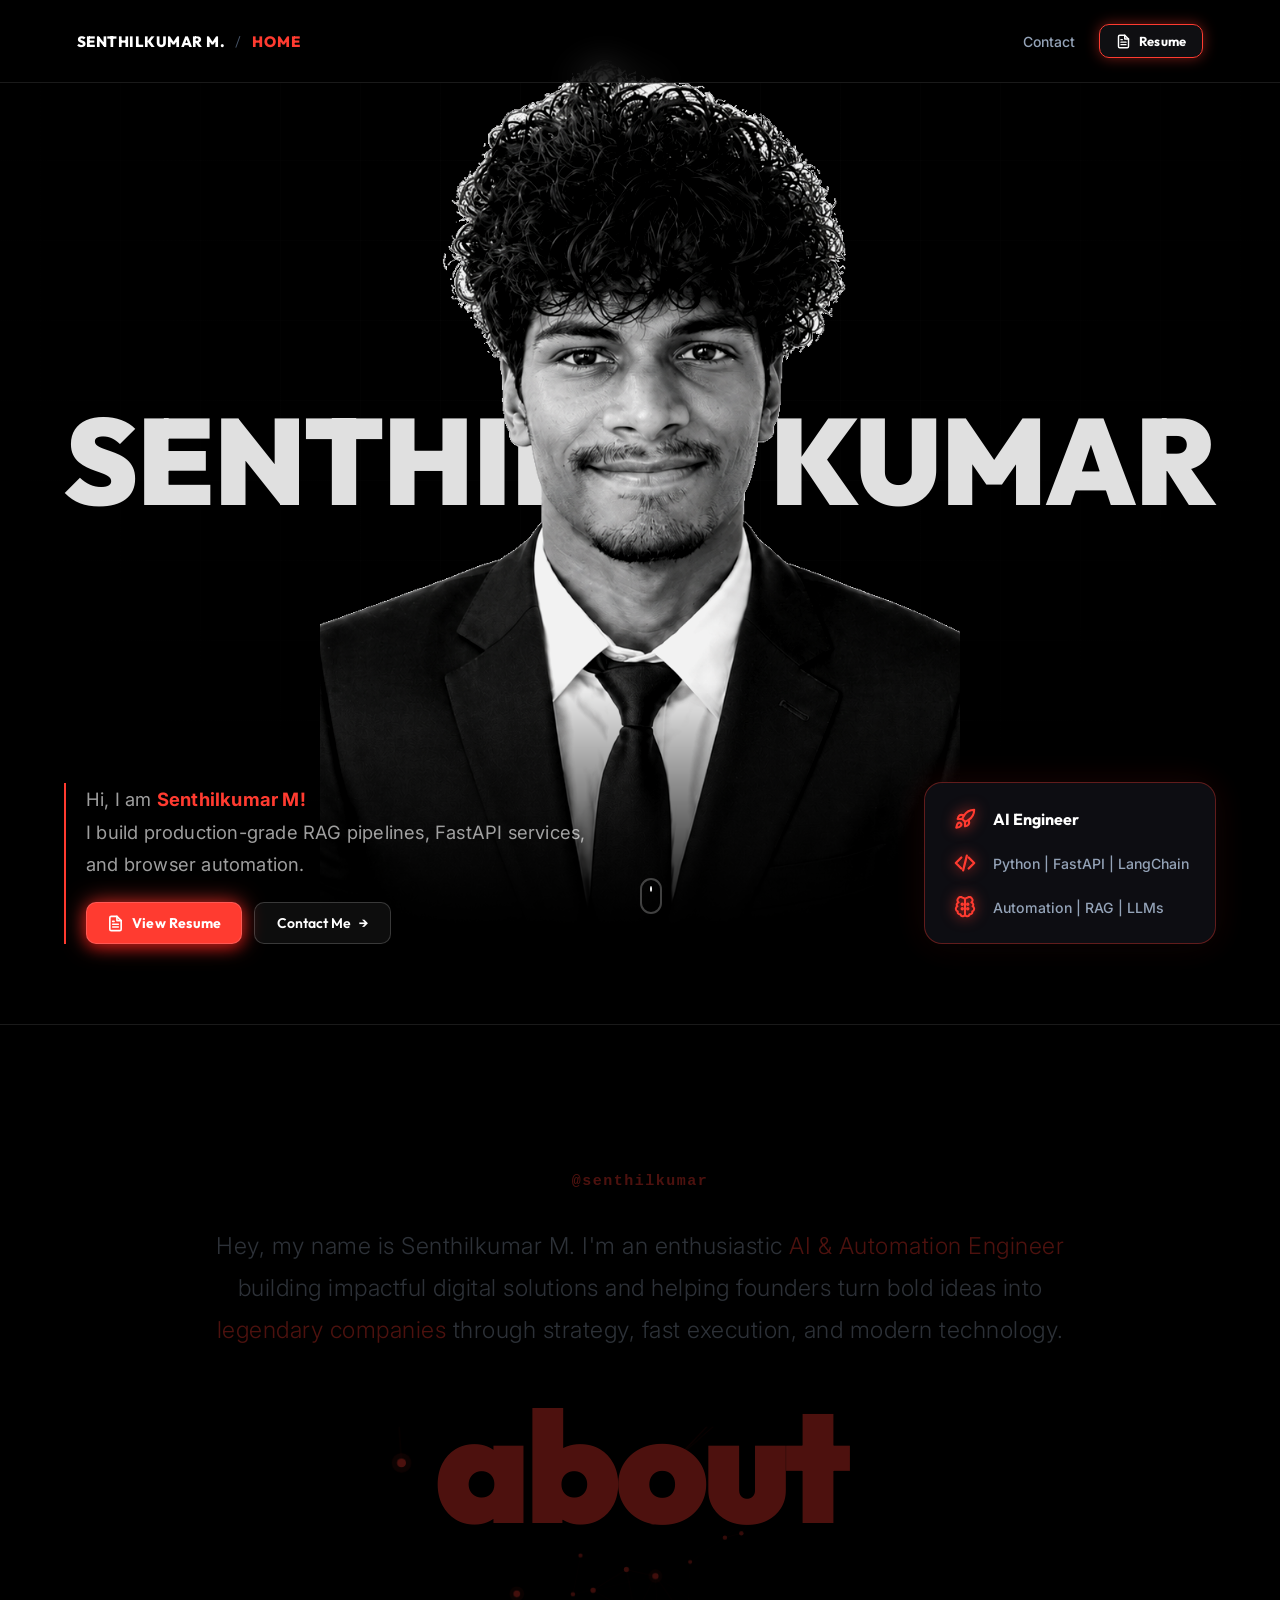
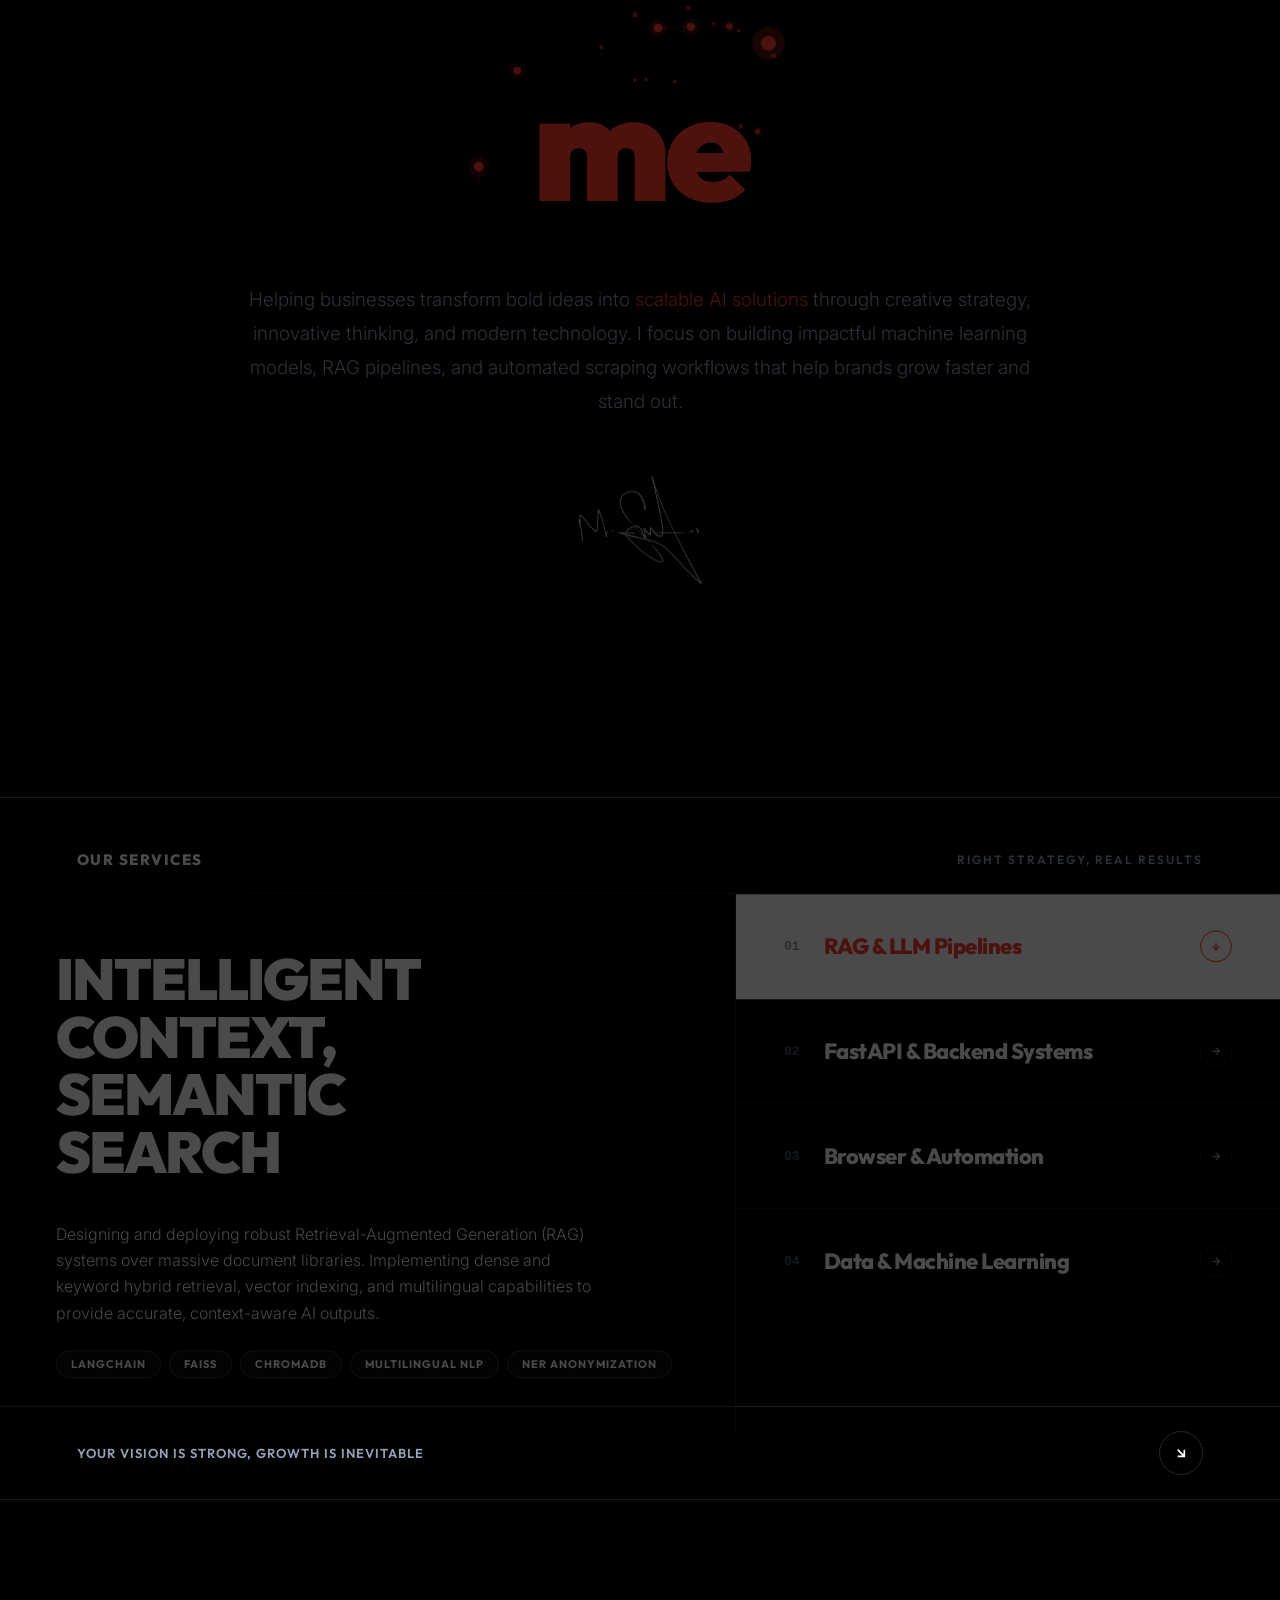
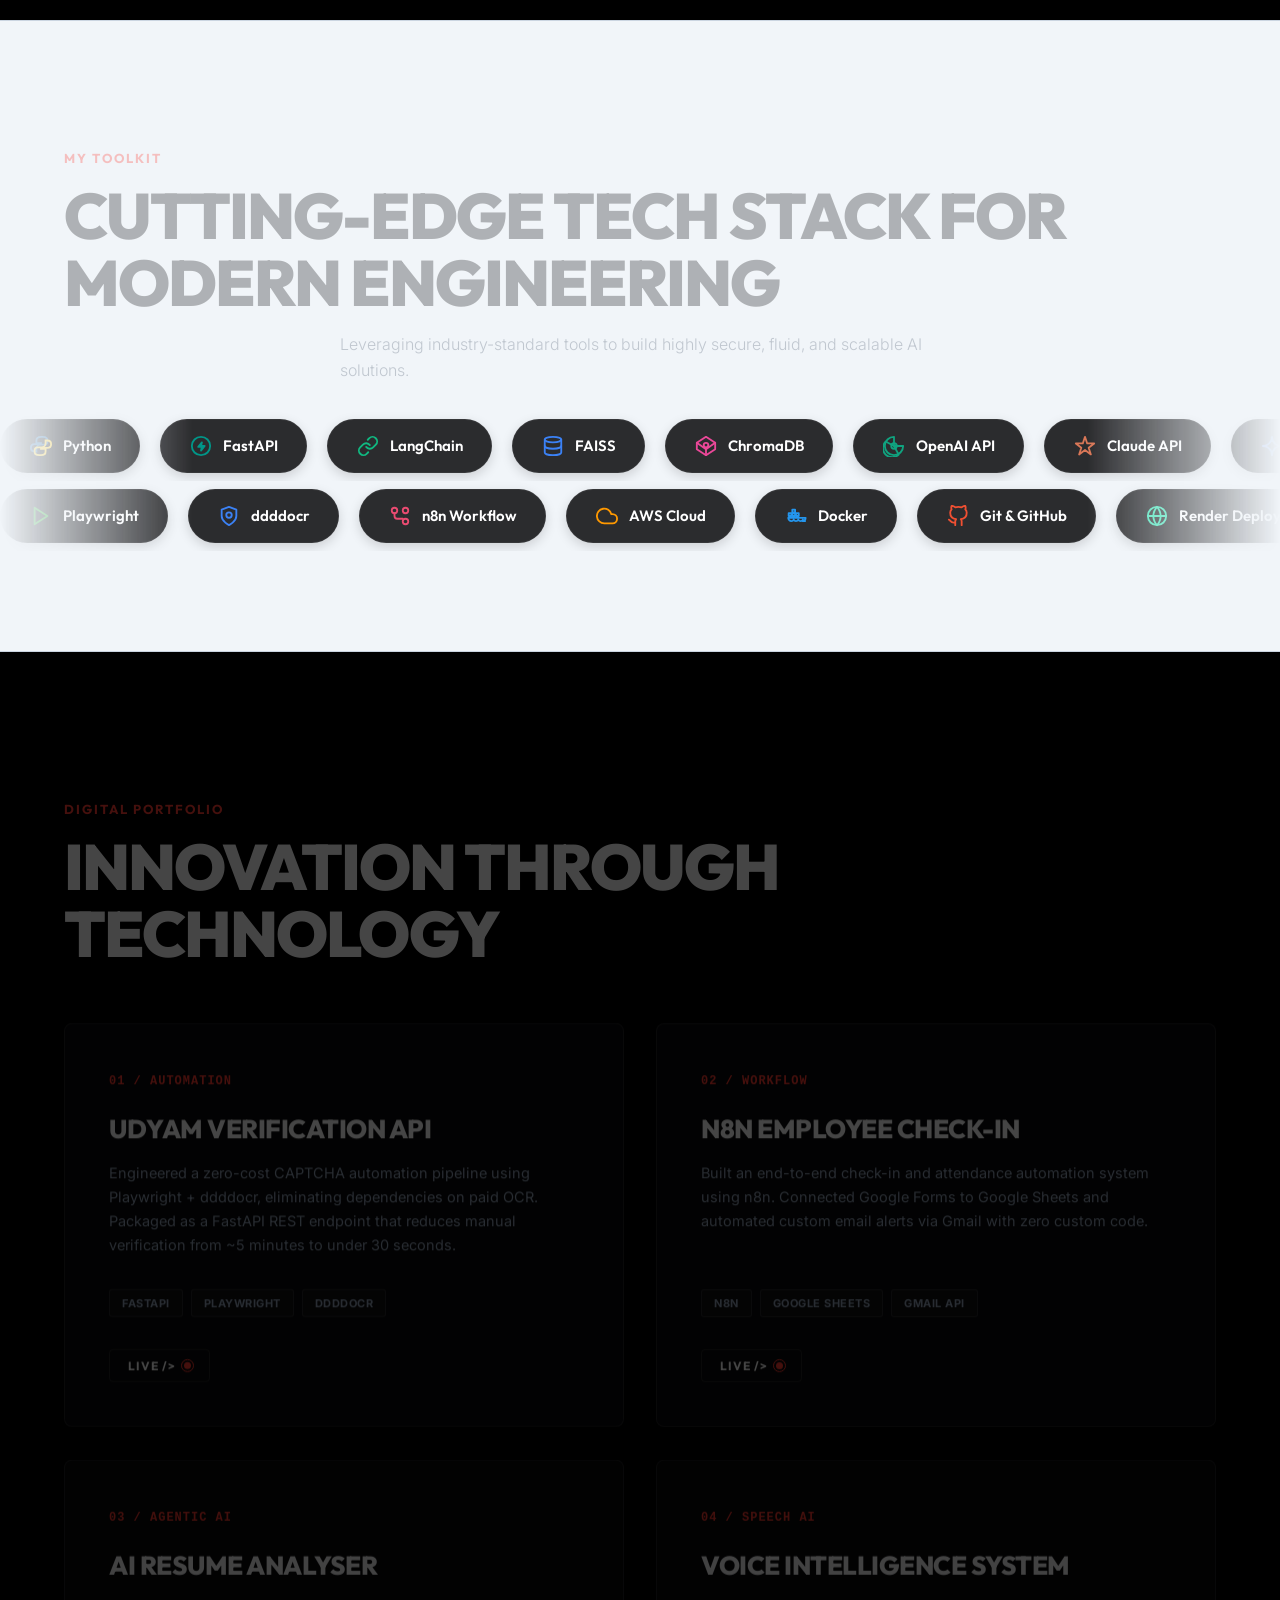
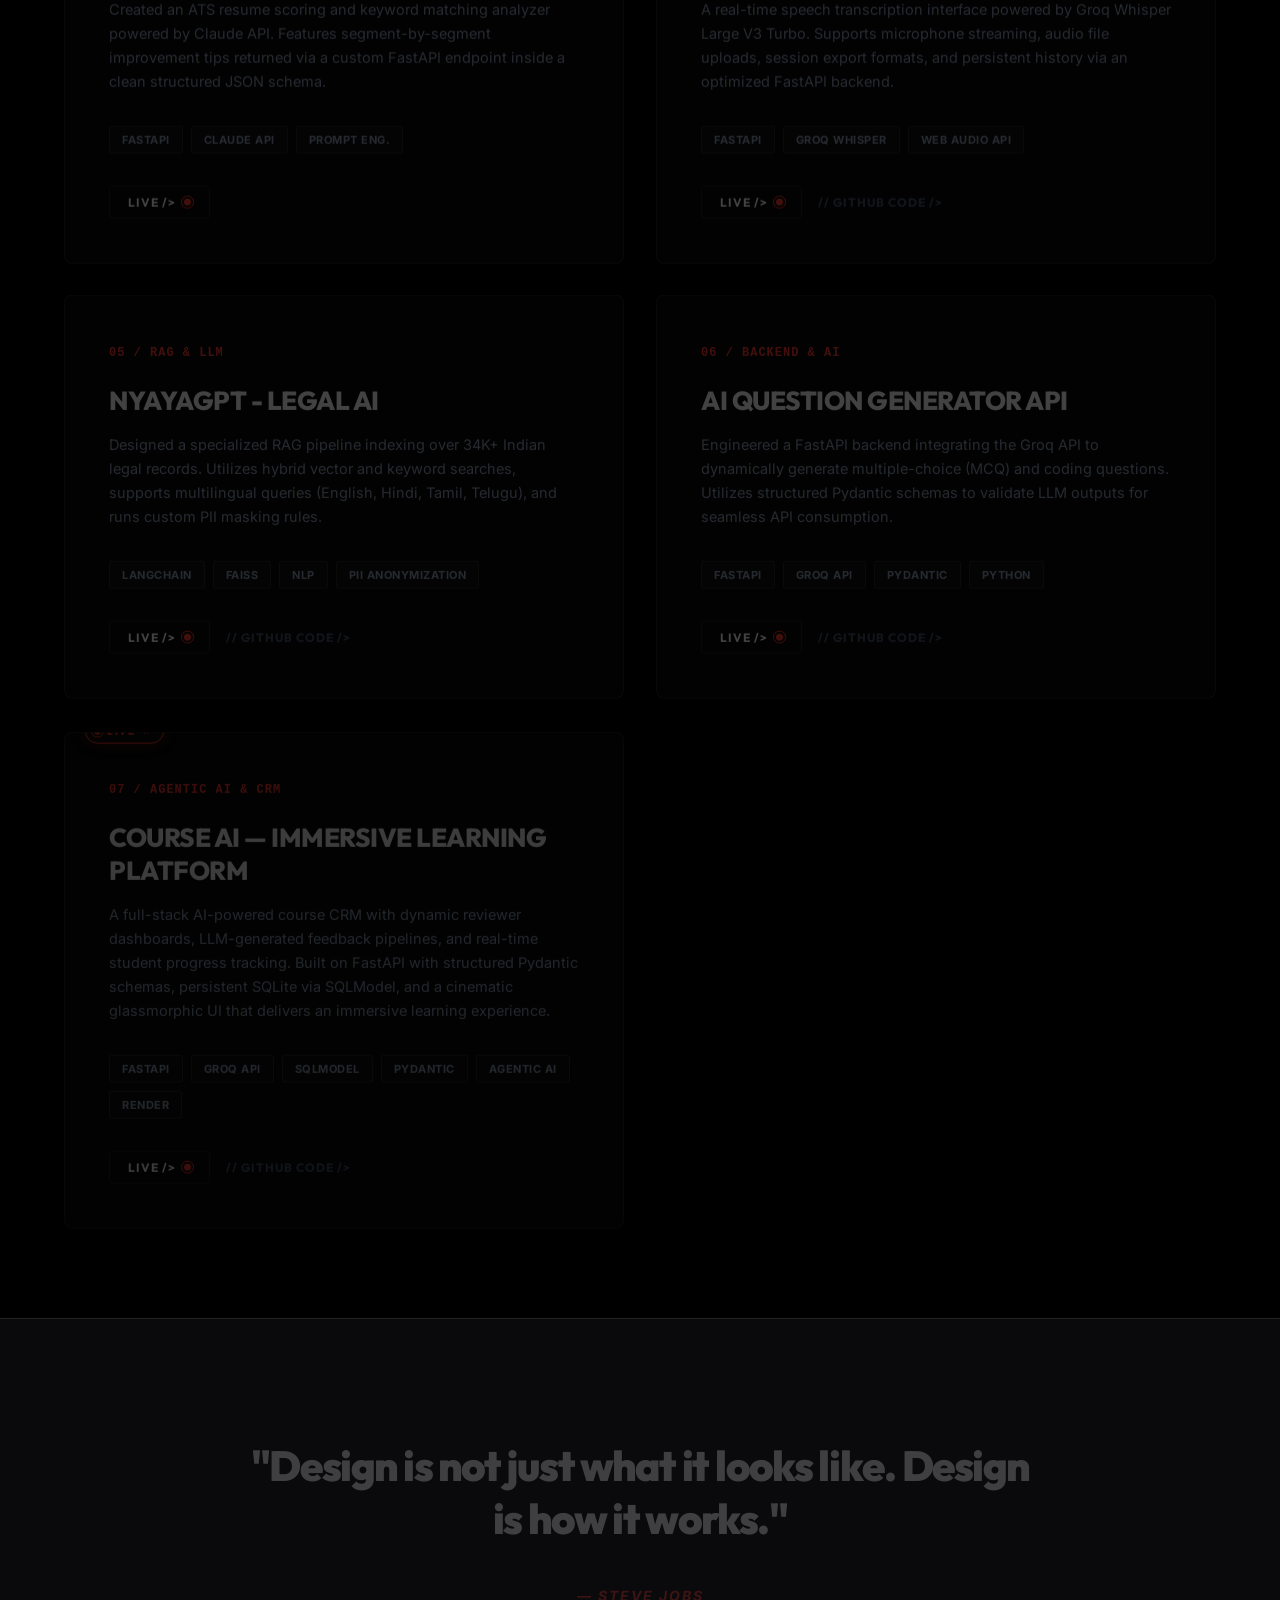
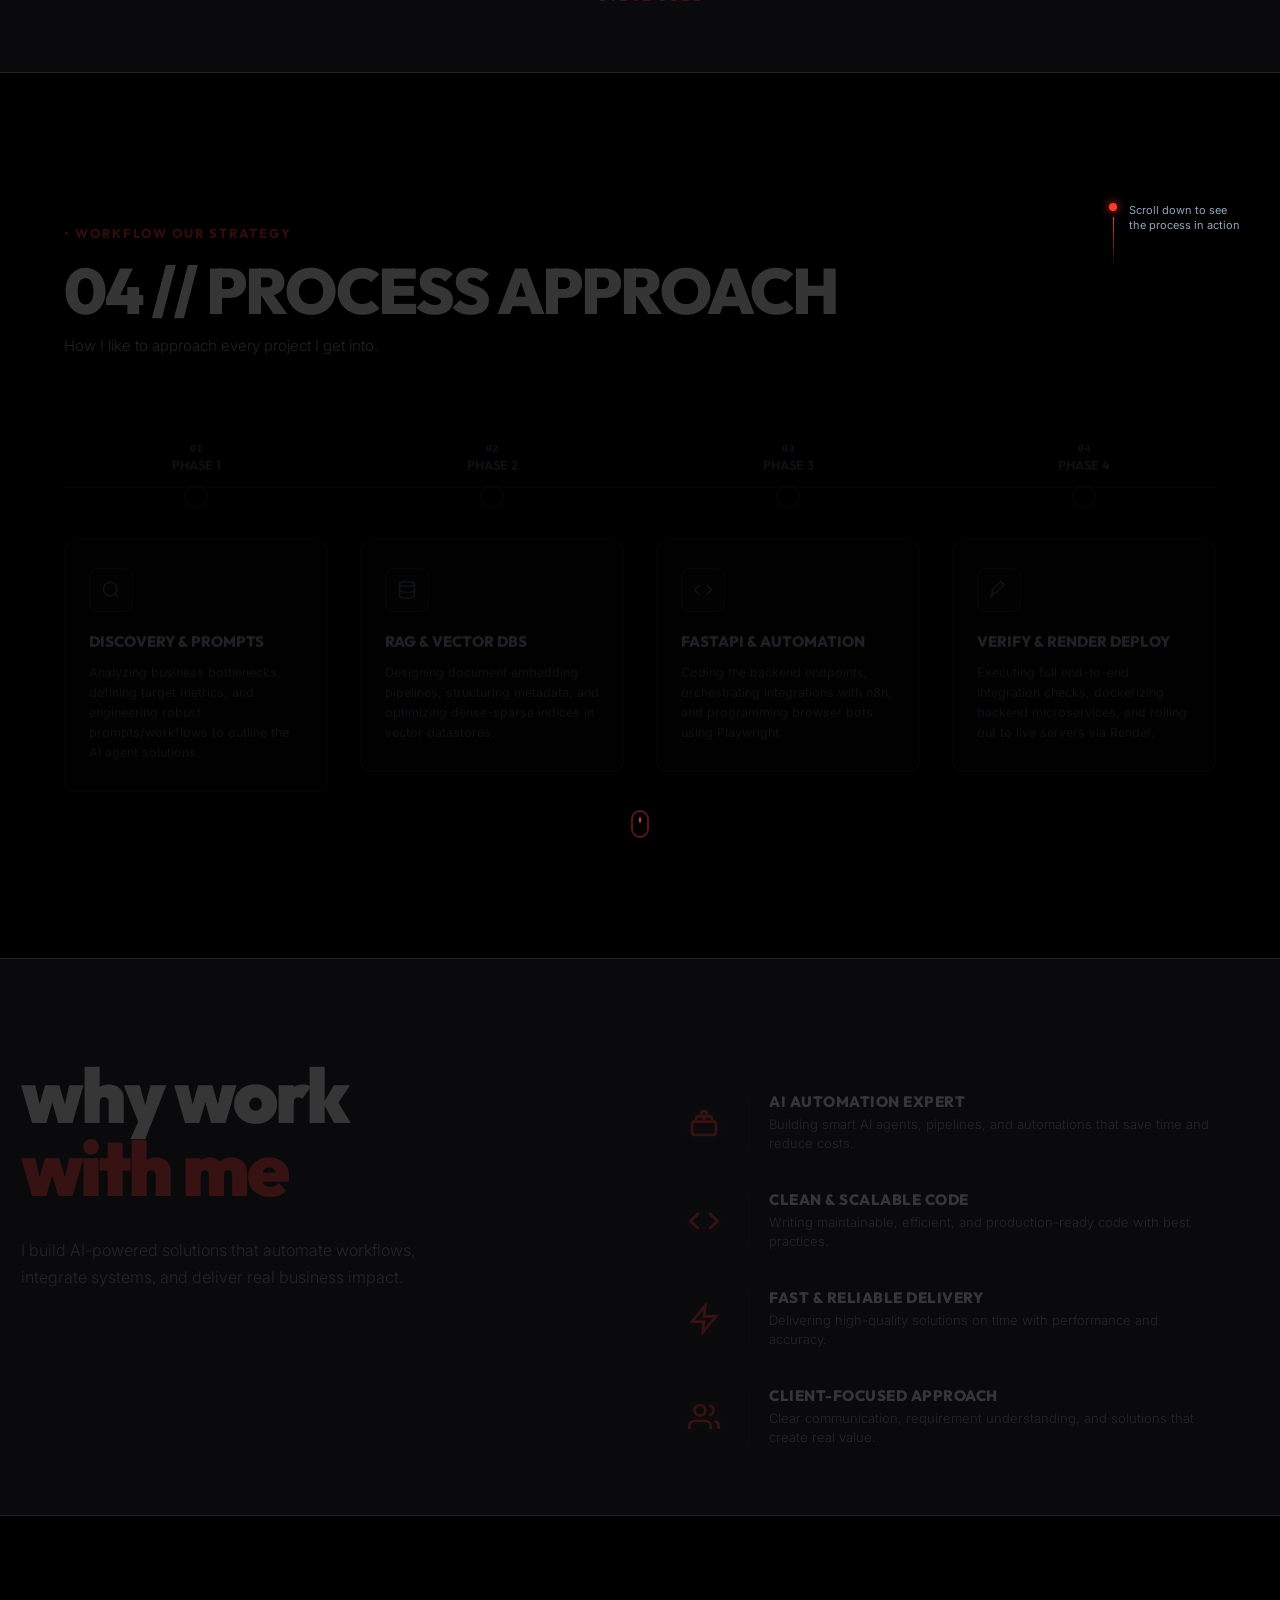
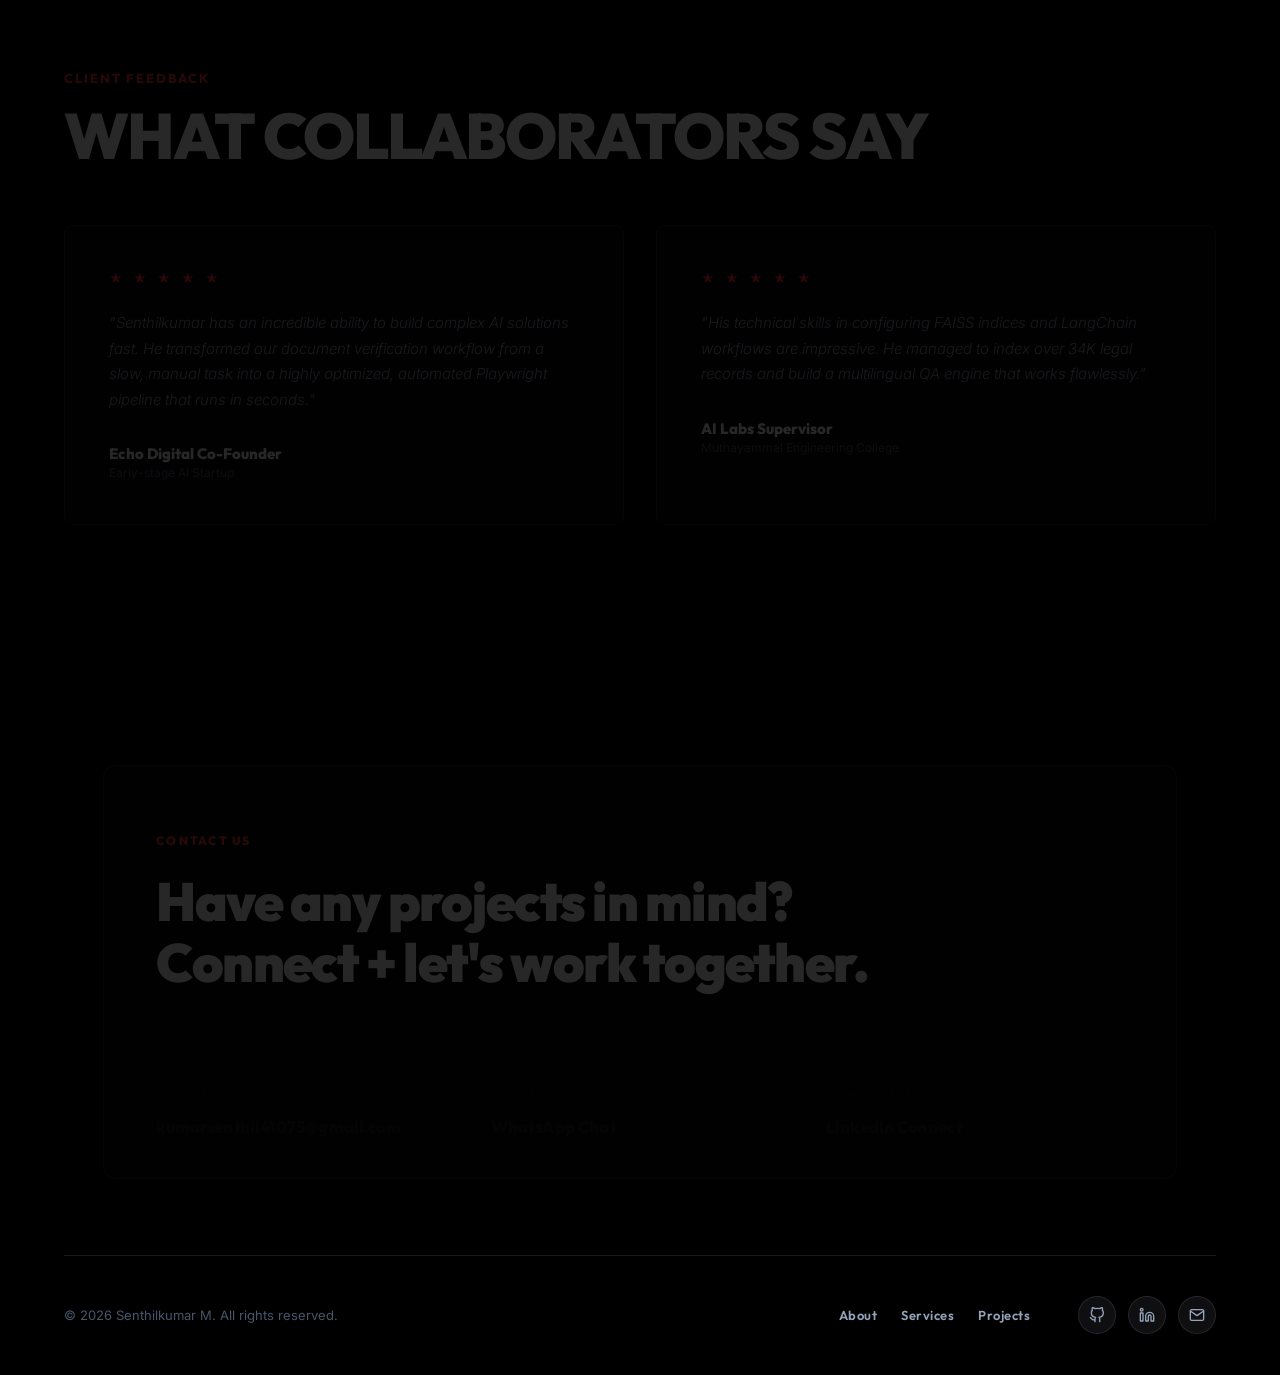
<file: index.html>
<!DOCTYPE html>
<html lang="en">

<head>
  <meta charset="UTF-8">
  <meta name="viewport" content="width=device-width, initial-scale=1.0">
  <meta name="description"
    content="Portfolio of Senthilkumar M - AI Engineer specializing in production-grade RAG pipelines, FastAPI, and browser automation.">
  <title>Senthilkumar M | AI Engineer &amp; Automation Architect</title>
  <!-- Google Fonts -->
  <link rel="preconnect" href="https://fonts.googleapis.com">
  <link rel="preconnect" href="https://fonts.gstatic.com" crossorigin>
  <link
    href="https://fonts.googleapis.com/css2?family=Inter:wght@300;400;500;600;700&family=Outfit:wght@400;600;800;900&display=swap"
    rel="stylesheet">
  <!-- Stylesheet -->
  <link rel="stylesheet" href="style.css?v=3.0">
</head>

<body class="is-loading">

  <!-- ===== PRELOADER / CURTAIN SPLIT INTRO ===== -->
  <div class="preloader" id="preloader" aria-hidden="true">
    <div class="preloader-top"></div>
    <div class="preloader-bottom"></div>
  </div>
  <div class="preloader-logo" id="preloader-logo">
    <div class="pl-name"><span>SENTHILKUMAR M.</span></div>
    <div class="pl-sub"><span>AI Engineer &amp; Automation Architect</span></div>
    <div class="preloader-bar-wrap">
      <div class="preloader-bar"></div>
    </div>
  </div>

  <!-- Cyber Grid decorative overlay -->
  <div class="cyber-grid"></div>

  <!-- Dynamic Section Tracker Header -->
  <header class="header">
    <div class="logo">
      <span class="logo-name">SENTHILKUMAR M.</span>
      <span class="logo-separator">/</span>
      <span class="logo-section" id="active-section-name">HOME</span>
    </div>
    <nav class="header-nav">
      <a href="#contact" class="header-nav-link">Contact</a>
      <button class="header-resume-btn glowing-red-btn" onclick="openResumeModal()">
        <svg width="15" height="15" viewBox="0 0 24 24" fill="none" stroke="currentColor" stroke-width="2.3" stroke-linecap="round" stroke-linejoin="round"><path d="M14 2H6a2 2 0 0 0-2 2v16a2 2 0 0 0 2 2h12a2 2 0 0 0 2-2V8z"></path><polyline points="14 2 14 8 20 8"></polyline><line x1="16" y1="13" x2="8" y2="13"></line><line x1="16" y1="17" x2="8" y2="17"></line><polyline points="10 9 9 9 8 9"></polyline></svg>
        <span>Resume</span>
      </button>
    </nav>
  </header>

  <!-- Hero Section -->
  <section id="home" class="hero-section">
    <div class="container hero-container">

      <!-- Center Split Giant Typography + Image Overlay -->
      <div class="hero-visual-wrapper">
        <h1 class="hero-visual-title">
          <span class="hero-reveal-word"><span>SENTHIL</span></span>
          <span class="hero-middle-m"><span>M.</span></span>
          <span class="hero-reveal-word" style="transition-delay:0.12s"><span>KUMAR</span></span>
        </h1>
        <div class="hero-portrait-overlay">
          <img src="assets/profile_pic.png" alt="Senthilkumar M portrait visual" class="hero-portrait-img">
        </div>
      </div>

      <!-- Bottom CTAs & Description Row -->
      <div class="hero-info-row hero-fade-in" style="transition-delay:0.6s">
        <div class="hero-desc-col">
          <p class="hero-desc-text">
            Hi, I am <span style="color: #ff3b30; font-weight: 700;">Senthilkumar M!</span><br>
            I build production-grade RAG pipelines, FastAPI services, and browser automation.
          </p>
          <div class="hero-btn-row">
            <button class="hero-resume-btn glowing-red-btn" onclick="openResumeModal()">
              <svg width="17" height="17" viewBox="0 0 24 24" fill="none" stroke="currentColor" stroke-width="2.3" stroke-linecap="round" stroke-linejoin="round"><path d="M14 2H6a2 2 0 0 0-2 2v16a2 2 0 0 0 2 2h12a2 2 0 0 0 2-2V8z"></path><polyline points="14 2 14 8 20 8"></polyline><line x1="16" y1="13" x2="8" y2="13"></line><line x1="16" y1="17" x2="8" y2="17"></line><polyline points="10 9 9 9 8 9"></polyline></svg>
              <span>View Resume</span>
            </button>
            <a href="#contact" class="hero-contact-btn">
              <span>Contact Me</span> <span class="arrow-icon">→</span>
            </a>
          </div>
        </div>
        <div class="hero-action-col">
          <div class="hero-skills-badge-card">
            <div class="badge-item">
              <span class="neon-red-icon">
                <svg width="22" height="22" viewBox="0 0 24 24" fill="none" stroke="#ff3b30" stroke-width="2.3" stroke-linecap="round" stroke-linejoin="round"><path d="M4.5 16.5c-1.5 1.26-2 5-2 5s3.74-.5 5-2c.71-.84.7-2.13-.09-2.91a2.18 2.18 0 0 0-2.91-.09z"></path><path d="m12 15-3-3a22 22 0 0 1 2-3.95A12.88 12.88 0 0 1 22 2c0 2.72-.78 7.5-6 11a22.35 22.35 0 0 1-4 2z"></path><path d="M9 12H4s.55-3.03 2-4c1.62-1.08 5 0 5 0"></path><path d="M12 15v5s3.03-.55 4-2c1.08-1.62 0-5 0-5"></path></svg>
              </span>
              <span class="badge-title">AI Engineer</span>
            </div>
            <div class="badge-item">
              <span class="neon-red-icon">
                <svg width="22" height="22" viewBox="0 0 24 24" fill="none" stroke="#ff3b30" stroke-width="2.5" stroke-linecap="round" stroke-linejoin="round"><polyline points="16 18 22 12 16 6"></polyline><polyline points="8 6 2 12 8 18"></polyline><line x1="14" y1="4" x2="10" y2="20"></line></svg>
              </span>
              <span class="badge-text">Python | FastAPI | LangChain</span>
            </div>
            <div class="badge-item">
              <span class="neon-red-icon">
                <svg width="22" height="22" viewBox="0 0 24 24" fill="none" stroke="#ff3b30" stroke-width="2.2" stroke-linecap="round" stroke-linejoin="round"><path d="M9.5 2A2.5 2.5 0 0 1 12 4.5v15a2.5 2.5 0 0 1-4.96.44 2.5 2.5 0 0 1-2.96-3.08 3 3 0 0 1-.34-5.58 2.5 2.5 0 0 1 1.32-4.24 2.5 2.5 0 0 1 4.44-5.04z"></path><path d="M14.5 2A2.5 2.5 0 0 0 12 4.5v15a2.5 2.5 0 0 0 4.96.44 2.5 2.5 0 0 0 2.96-3.08 3 3 0 0 0 .34-5.58 2.5 2.5 0 0 0-1.32-4.24 2.5 2.5 0 0 0-4.44-5.04z"></path><circle cx="9" cy="9" r="0.8" fill="#ff3b30"></circle><circle cx="15" cy="9" r="0.8" fill="#ff3b30"></circle><circle cx="9" cy="14" r="0.8" fill="#ff3b30"></circle><circle cx="15" cy="14" r="0.8" fill="#ff3b30"></circle></svg>
              </span>
              <span class="badge-text">Automation | RAG | LLMs</span>
            </div>
          </div>
        </div>
      </div>

      <!-- Mouse Scroll Wheel Visual Indicator -->
      <div class="scroll-indicator hero-fade-in" style="transition-delay:0.9s">
        <div class="scroll-mouse">
          <div class="scroll-wheel"></div>
        </div>
      </div>

    </div>
  </section>

  <!-- About Section -->
  <section id="about" class="about-section">
    <div class="container text-center">
      <span class="about-handle reveal" data-delay="0">@senthilkumar</span>
      <p class="about-intro reveal" data-delay="1">
        Hey, my name is Senthilkumar M. I'm an enthusiastic <span class="text-red">AI &amp; Automation Engineer</span>
        building impactful digital solutions and helping founders turn bold ideas into <span class="text-red">legendary
          companies</span> through strategy, fast execution, and modern technology.
      </p>

      <!-- Giant Stacked Name with Portrait Overlay -->
      <div class="about-visual-wrapper reveal reveal-scale" data-delay="2">
        <div class="about-bg-text text-left">about</div>
        <div class="about-bg-text text-right">me</div>
        <div class="about-canvas-container">
          <canvas id="about-ai-canvas"></canvas>
        </div>
      </div>

      <p class="about-desc reveal" data-delay="3">
        Helping businesses transform bold ideas into <span class="text-red">scalable AI solutions</span> through
        creative strategy, innovative thinking, and modern technology. I focus on building impactful machine learning
        models, RAG pipelines, and automated scraping workflows that help brands grow faster and stand out.
      </p>

      <!-- Signature Visual -->
      <div class="about-signature reveal" data-delay="4">
        <img src="assets/senthil_signature_transparent.png" alt="Senthilkumar M Signature" class="signature-img">
      </div>

    </div>
  </section>

  <!-- Services Section -->
  <section id="services" class="services-section">
    <div class="container-full border-y">
      <div class="services-header-row reveal">
        <span class="services-tag-left">our Services</span>
        <span class="services-tag-right">Right Strategy, Real Results</span>
      </div>

      <div class="services-grid-layout reveal" data-delay="1">

        <!-- Left Column: Dynamic Content Box -->
        <div class="services-preview-col" id="services-preview-box">
          <!-- Background image container -->
          <div class="services-preview-bg" id="services-preview-bg"
            style="background-image: url('https://images.unsplash.com/photo-1507238691740-187a5b1d37b8?q=80&amp;w=1200')">
          </div>
          <div class="services-preview-overlay"></div>

          <h3 class="services-preview-title" id="services-preview-title">Intelligent<br>Context,<br>Semantic<br>Search
          </h3>

          <div class="services-preview-info">
            <p class="services-preview-desc" id="services-preview-desc">
              Designing and deploying robust Retrieval-Augmented Generation (RAG) systems over massive document
              libraries. Implementing dense and keyword hybrid retrieval, vector indexing, and multilingual capabilities
              to provide accurate, context-aware AI outputs.
            </p>
            <div class="services-preview-tags" id="services-preview-tags">
              <span>LangChain</span>
              <span>FAISS</span>
              <span>ChromaDB</span>
              <span>Multilingual NLP</span>
              <span>NER Anonymization</span>
            </div>
          </div>
        </div>

        <!-- Right Column: Interactive Menu Buttons -->
        <div class="services-menu-col">
          <button class="service-menu-item active" data-service="0" id="btn-service-0">
            <div class="menu-item-left">
              <span class="menu-item-num">01</span>
              <h4 class="menu-item-title">RAG &amp; LLM Pipelines</h4>
            </div>
            <div class="menu-item-icon">
              <svg width="12" height="12" viewBox="0 0 24 24" fill="none" stroke="currentColor" stroke-width="2.5">
                <path d="M5 12h14M12 5l7 7-7 7"></path>
              </svg>
            </div>
          </button>

          <button class="service-menu-item" data-service="1" id="btn-service-1">
            <div class="menu-item-left">
              <span class="menu-item-num">02</span>
              <h4 class="menu-item-title">FastAPI &amp; Backend Systems</h4>
            </div>
            <div class="menu-item-icon">
              <svg width="12" height="12" viewBox="0 0 24 24" fill="none" stroke="currentColor" stroke-width="2.5">
                <path d="M5 12h14M12 5l7 7-7 7"></path>
              </svg>
            </div>
          </button>

          <button class="service-menu-item" data-service="2" id="btn-service-2">
            <div class="menu-item-left">
              <span class="menu-item-num">03</span>
              <h4 class="menu-item-title">Browser &amp; Automation</h4>
            </div>
            <div class="menu-item-icon">
              <svg width="12" height="12" viewBox="0 0 24 24" fill="none" stroke="currentColor" stroke-width="2.5">
                <path d="M5 12h14M12 5l7 7-7 7"></path>
              </svg>
            </div>
          </button>

          <button class="service-menu-item" data-service="3" id="btn-service-3">
            <div class="menu-item-left">
              <span class="menu-item-num">04</span>
              <h4 class="menu-item-title">Data &amp; Machine Learning</h4>
            </div>
            <div class="menu-item-icon">
              <svg width="12" height="12" viewBox="0 0 24 24" fill="none" stroke="currentColor" stroke-width="2.5">
                <path d="M5 12h14M12 5l7 7-7 7"></path>
              </svg>
            </div>
          </button>
        </div>

      </div>

      <div class="services-footer-row">
        <span class="services-footer-text">Your Vision is Strong, Growth is Inevitable</span>
        <a href="#contact" class="services-scroll-btn" aria-label="Scroll to Contact">
          <svg width="16" height="16" viewBox="0 0 24 24" fill="none" stroke="currentColor" stroke-width="2.5">
            <path d="M5 12h14M12 5l7 7-7 7"></path>
          </svg>
        </a>
      </div>
    </div>
  </section>

  <!-- My Toolkit Section (with High Contrast bg-slate-200) -->
  <section id="technologies" class="toolkit-section">
    <div class="container text-center">
      <div class="section-header reveal">
        <span class="section-subtitle" data-delay="0">MY TOOLKIT</span>
        <h2 class="section-heading" data-delay="1">Cutting-edge tech stack for modern engineering</h2>
        <p class="section-subtext" data-delay="2">Leveraging industry-standard tools to build highly secure, fluid, and
          scalable AI solutions.</p>
      </div>
    </div>

    <div class="marquee-container">
      <!-- First Row: Scrolls Left -->
      <div class="marquee-row marquee-left">
        <div class="marquee-track">
          <!-- original content -->
          <div class="tech-pill"><span class="tech-icon"><svg width="22" height="22" style="display:inline-block; vertical-align:middle; min-width:22px;" viewBox="0 0 24 24" fill="none" stroke="#3776AB" stroke-width="2"><path d="M12 2c-3 0-5 1.5-5 4v3h5v1H5c-2.5 0-4 1.5-4 4s1.5 4 4 4h2v-3c0-2.5 2-4.5 4.5-4.5h4c2 0 3.5-1.5 3.5-3.5V6c0-2.5-2-4-5-4z"/><path d="M12 22c3 0 5-1.5 5-4v-3h-5v-1h7c2.5 0 4-1.5 4-4s-1.5-4-4-4h-2v3c0 2.5-2 4.5-4.5 4.5h-4c-2 0-3.5 1.5-3.5 3.5V18c0 2.5 2 4 5 4z" stroke="#FFD43B"/></svg></span>Python</div>
          <div class="tech-pill"><span class="tech-icon"><svg width="22" height="22" style="display:inline-block; vertical-align:middle; min-width:22px;" viewBox="0 0 24 24" fill="none" stroke="#009688" stroke-width="2" stroke-linecap="round" stroke-linejoin="round"><circle cx="12" cy="12" r="10"/><path d="M13 8l-4 5h4l-1 4 4-5h-4l1-4z"/></svg></span>FastAPI</div>
          <div class="tech-pill"><span class="tech-icon"><svg width="22" height="22" style="display:inline-block; vertical-align:middle; min-width:22px;" viewBox="0 0 24 24" fill="none" stroke="#10B981" stroke-width="2" stroke-linecap="round" stroke-linejoin="round"><path d="M10 13a5 5 0 0 0 7.54.54l3-3a5 5 0 0 0-7.07-7.07l-1.72 1.71"/><path d="M14 11a5 5 0 0 0-7.54-.54l-3 3a5 5 0 0 0 7.07 7.07l1.71-1.71"/></svg></span>LangChain</div>
          <div class="tech-pill"><span class="tech-icon"><svg width="22" height="22" style="display:inline-block; vertical-align:middle; min-width:22px;" viewBox="0 0 24 24" fill="none" stroke="#3B82F6" stroke-width="2" stroke-linecap="round" stroke-linejoin="round"><ellipse cx="12" cy="5" rx="9" ry="3"/><path d="M3 5v14c0 1.66 4 3 9 3s9-1.34 9-3V5"/><path d="M3 12c0 1.66 4 3 9 3s9-1.34 9-3"/></svg></span>FAISS</div>
          <div class="tech-pill"><span class="tech-icon"><svg width="22" height="22" style="display:inline-block; vertical-align:middle; min-width:22px;" viewBox="0 0 24 24" fill="none" stroke="#EC4899" stroke-width="2" stroke-linecap="round" stroke-linejoin="round"><polygon points="12 2 22 8.5 22 15.5 12 22 2 15.5 2 8.5 12 2"/><line x1="12" y1="22" x2="12" y2="15.5"/><line x1="22" y1="8.5" x2="12" y2="15.5"/><line x1="2" y1="8.5" x2="12" y2="15.5"/><circle cx="12" cy="11" r="2.5"/></svg></span>ChromaDB</div>
          <div class="tech-pill"><span class="tech-icon"><svg width="22" height="22" style="display:inline-block; vertical-align:middle; min-width:22px;" viewBox="0 0 24 24" fill="none" stroke="#10A37F" stroke-width="2" stroke-linecap="round" stroke-linejoin="round"><path d="M12 2a10 10 0 1 0 10 10H12V2z"/><path d="M12 12L2.88 7.12a10 10 0 0 0 14.24 14.24L12 12z"/><circle cx="12" cy="12" r="3"/></svg></span>OpenAI API</div>
          <div class="tech-pill"><span class="tech-icon"><svg width="22" height="22" style="display:inline-block; vertical-align:middle; min-width:22px;" viewBox="0 0 24 24" fill="none" stroke="#D97757" stroke-width="2" stroke-linecap="round" stroke-linejoin="round"><path d="M12 2l2.4 7.2h7.6l-6 4.8 2.4 7.2-6.4-4.8-6.4 4.8 2.4-7.2-6-4.8h7.6z"/></svg></span>Claude API</div>
          <div class="tech-pill"><span class="tech-icon"><svg width="22" height="22" style="display:inline-block; vertical-align:middle; min-width:22px;" viewBox="0 0 24 24" fill="none" stroke="#4E82EE" stroke-width="2" stroke-linecap="round" stroke-linejoin="round"><path d="M12 2C12 7.5 7.5 12 2 12C7.5 12 12 16.5 12 22C12 16.5 16.5 12 22 12C16.5 12 12 7.5 12 2Z"/></svg></span>Gemini API</div>
          <div class="tech-pill"><span class="tech-icon"><svg width="22" height="22" style="display:inline-block; vertical-align:middle; min-width:22px;" viewBox="0 0 24 24" fill="none" stroke="#F97316" stroke-width="2" stroke-linecap="round" stroke-linejoin="round"><path d="M13 2L3 14h9l-1 8 10-12h-9l1-8z"/></svg></span>Groq API</div>
          <div class="tech-pill"><span class="tech-icon"><svg width="22" height="22" style="display:inline-block; vertical-align:middle; min-width:22px;" viewBox="0 0 24 24" fill="none" stroke="#FACC15" stroke-width="2" stroke-linecap="round" stroke-linejoin="round"><path d="M9 18h6"/><path d="M10 22h4"/><path d="M15.09 14c.18-.98.65-1.74 1.41-2.5A4.65 4.65 0 0 0 18 8 6 6 0 0 0 6 8c0 1 .23 2.23 1.5 3.5A4.61 4.61 0 0 1 8.91 14"/></svg></span>Prompt Eng.</div>
          <div class="tech-pill"><span class="tech-icon"><svg width="22" height="22" style="display:inline-block; vertical-align:middle; min-width:22px;" viewBox="0 0 24 24" fill="none" stroke="#A855F7" stroke-width="2" stroke-linecap="round" stroke-linejoin="round"><circle cx="18" cy="5" r="3"/><circle cx="6" cy="12" r="3"/><circle cx="18" cy="19" r="3"/><line x1="8.59" y1="13.51" x2="15.42" y2="17.49"/><line x1="15.41" y1="6.51" x2="8.59" y2="10.49"/></svg></span>GenAI</div>
          <div class="tech-pill"><span class="tech-icon"><svg width="22" height="22" style="display:inline-block; vertical-align:middle; min-width:22px;" viewBox="0 0 24 24" fill="none" stroke="#06B6D4" stroke-width="2" stroke-linecap="round" stroke-linejoin="round"><path d="M9.5 2A2.5 2.5 0 0 1 12 4.5v15a2.5 2.5 0 0 1-4.96.44 2.5 2.5 0 0 1-2.96-3.08 3 3 0 0 1-.34-5.58 2.5 2.5 0 0 1 1.32-4.24 2.5 2.5 0 0 1 4.44-5A2.5 2.5 0 0 1 9.5 2Z"/><path d="M14.5 2A2.5 2.5 0 0 0 12 4.5v15a2.5 2.5 0 0 0 4.96.44 2.5 2.5 0 0 0 2.96-3.08 3 3 0 0 0 .34-5.58 2.5 2.5 0 0 0-1.32-4.24 2.5 2.5 0 0 0-4.44-5A2.5 2.5 0 0 0 14.5 2Z"/></svg></span>LLMs</div>
          <!-- duplicate content -->
          <div class="tech-pill"><span class="tech-icon"><svg width="22" height="22" style="display:inline-block; vertical-align:middle; min-width:22px;" viewBox="0 0 24 24" fill="none" stroke="#3776AB" stroke-width="2"><path d="M12 2c-3 0-5 1.5-5 4v3h5v1H5c-2.5 0-4 1.5-4 4s1.5 4 4 4h2v-3c0-2.5 2-4.5 4.5-4.5h4c2 0 3.5-1.5 3.5-3.5V6c0-2.5-2-4-5-4z"/><path d="M12 22c3 0 5-1.5 5-4v-3h-5v-1h7c2.5 0 4-1.5 4-4s-1.5-4-4-4h-2v3c0 2.5-2 4.5-4.5 4.5h-4c-2 0-3.5 1.5-3.5 3.5V18c0 2.5 2 4 5 4z" stroke="#FFD43B"/></svg></span>Python</div>
          <div class="tech-pill"><span class="tech-icon"><svg width="22" height="22" style="display:inline-block; vertical-align:middle; min-width:22px;" viewBox="0 0 24 24" fill="none" stroke="#009688" stroke-width="2" stroke-linecap="round" stroke-linejoin="round"><circle cx="12" cy="12" r="10"/><path d="M13 8l-4 5h4l-1 4 4-5h-4l1-4z"/></svg></span>FastAPI</div>
          <div class="tech-pill"><span class="tech-icon"><svg width="22" height="22" style="display:inline-block; vertical-align:middle; min-width:22px;" viewBox="0 0 24 24" fill="none" stroke="#10B981" stroke-width="2" stroke-linecap="round" stroke-linejoin="round"><path d="M10 13a5 5 0 0 0 7.54.54l3-3a5 5 0 0 0-7.07-7.07l-1.72 1.71"/><path d="M14 11a5 5 0 0 0-7.54-.54l-3 3a5 5 0 0 0 7.07 7.07l1.71-1.71"/></svg></span>LangChain</div>
          <div class="tech-pill"><span class="tech-icon"><svg width="22" height="22" style="display:inline-block; vertical-align:middle; min-width:22px;" viewBox="0 0 24 24" fill="none" stroke="#3B82F6" stroke-width="2" stroke-linecap="round" stroke-linejoin="round"><ellipse cx="12" cy="5" rx="9" ry="3"/><path d="M3 5v14c0 1.66 4 3 9 3s9-1.34 9-3V5"/><path d="M3 12c0 1.66 4 3 9 3s9-1.34 9-3"/></svg></span>FAISS</div>
          <div class="tech-pill"><span class="tech-icon"><svg width="22" height="22" style="display:inline-block; vertical-align:middle; min-width:22px;" viewBox="0 0 24 24" fill="none" stroke="#EC4899" stroke-width="2" stroke-linecap="round" stroke-linejoin="round"><polygon points="12 2 22 8.5 22 15.5 12 22 2 15.5 2 8.5 12 2"/><line x1="12" y1="22" x2="12" y2="15.5"/><line x1="22" y1="8.5" x2="12" y2="15.5"/><line x1="2" y1="8.5" x2="12" y2="15.5"/><circle cx="12" cy="11" r="2.5"/></svg></span>ChromaDB</div>
          <div class="tech-pill"><span class="tech-icon"><svg width="22" height="22" style="display:inline-block; vertical-align:middle; min-width:22px;" viewBox="0 0 24 24" fill="none" stroke="#10A37F" stroke-width="2" stroke-linecap="round" stroke-linejoin="round"><path d="M12 2a10 10 0 1 0 10 10H12V2z"/><path d="M12 12L2.88 7.12a10 10 0 0 0 14.24 14.24L12 12z"/><circle cx="12" cy="12" r="3"/></svg></span>OpenAI API</div>
          <div class="tech-pill"><span class="tech-icon"><svg width="22" height="22" style="display:inline-block; vertical-align:middle; min-width:22px;" viewBox="0 0 24 24" fill="none" stroke="#D97757" stroke-width="2" stroke-linecap="round" stroke-linejoin="round"><path d="M12 2l2.4 7.2h7.6l-6 4.8 2.4 7.2-6.4-4.8-6.4 4.8 2.4-7.2-6-4.8h7.6z"/></svg></span>Claude API</div>
          <div class="tech-pill"><span class="tech-icon"><svg width="22" height="22" style="display:inline-block; vertical-align:middle; min-width:22px;" viewBox="0 0 24 24" fill="none" stroke="#4E82EE" stroke-width="2" stroke-linecap="round" stroke-linejoin="round"><path d="M12 2C12 7.5 7.5 12 2 12C7.5 12 12 16.5 12 22C12 16.5 16.5 12 22 12C16.5 12 12 7.5 12 2Z"/></svg></span>Gemini API</div>
          <div class="tech-pill"><span class="tech-icon"><svg width="22" height="22" style="display:inline-block; vertical-align:middle; min-width:22px;" viewBox="0 0 24 24" fill="none" stroke="#F97316" stroke-width="2" stroke-linecap="round" stroke-linejoin="round"><path d="M13 2L3 14h9l-1 8 10-12h-9l1-8z"/></svg></span>Groq API</div>
          <div class="tech-pill"><span class="tech-icon"><svg width="22" height="22" style="display:inline-block; vertical-align:middle; min-width:22px;" viewBox="0 0 24 24" fill="none" stroke="#FACC15" stroke-width="2" stroke-linecap="round" stroke-linejoin="round"><path d="M9 18h6"/><path d="M10 22h4"/><path d="M15.09 14c.18-.98.65-1.74 1.41-2.5A4.65 4.65 0 0 0 18 8 6 6 0 0 0 6 8c0 1 .23 2.23 1.5 3.5A4.61 4.61 0 0 1 8.91 14"/></svg></span>Prompt Eng.</div>
          <div class="tech-pill"><span class="tech-icon"><svg width="22" height="22" style="display:inline-block; vertical-align:middle; min-width:22px;" viewBox="0 0 24 24" fill="none" stroke="#A855F7" stroke-width="2" stroke-linecap="round" stroke-linejoin="round"><circle cx="18" cy="5" r="3"/><circle cx="6" cy="12" r="3"/><circle cx="18" cy="19" r="3"/><line x1="8.59" y1="13.51" x2="15.42" y2="17.49"/><line x1="15.41" y1="6.51" x2="8.59" y2="10.49"/></svg></span>GenAI</div>
          <div class="tech-pill"><span class="tech-icon"><svg width="22" height="22" style="display:inline-block; vertical-align:middle; min-width:22px;" viewBox="0 0 24 24" fill="none" stroke="#06B6D4" stroke-width="2" stroke-linecap="round" stroke-linejoin="round"><path d="M9.5 2A2.5 2.5 0 0 1 12 4.5v15a2.5 2.5 0 0 1-4.96.44 2.5 2.5 0 0 1-2.96-3.08 3 3 0 0 1-.34-5.58 2.5 2.5 0 0 1 1.32-4.24 2.5 2.5 0 0 1 4.44-5A2.5 2.5 0 0 1 9.5 2Z"/><path d="M14.5 2A2.5 2.5 0 0 0 12 4.5v15a2.5 2.5 0 0 0 4.96.44 2.5 2.5 0 0 0 2.96-3.08 3 3 0 0 0 .34-5.58 2.5 2.5 0 0 0-1.32-4.24 2.5 2.5 0 0 0-4.44-5A2.5 2.5 0 0 0 14.5 2Z"/></svg></span>LLMs</div>
        </div>
      </div>

      <!-- Second Row: Scrolls Right -->
      <div class="marquee-row marquee-right">
        <div class="marquee-track">
          <!-- original content -->
          <div class="tech-pill"><span class="tech-icon"><svg width="22" height="22" style="display:inline-block; vertical-align:middle; min-width:22px;" viewBox="0 0 24 24" fill="none" stroke="#2EAD33" stroke-width="2" stroke-linecap="round" stroke-linejoin="round"><polygon points="5 3 19 12 5 21 5 3"/></svg></span>Playwright</div>
          <div class="tech-pill"><span class="tech-icon"><svg width="22" height="22" style="display:inline-block; vertical-align:middle; min-width:22px;" viewBox="0 0 24 24" fill="none" stroke="#3B82F6" stroke-width="2" stroke-linecap="round" stroke-linejoin="round"><path d="M12 22s8-4 8-10V5l-8-3-8 3v7c0 6 8 10 8 10z"/><circle cx="12" cy="11" r="3"/></svg></span>ddddocr</div>
          <div class="tech-pill"><span class="tech-icon"><svg width="22" height="22" style="display:inline-block; vertical-align:middle; min-width:22px;" viewBox="0 0 24 24" fill="none" stroke="#EA4B71" stroke-width="2" stroke-linecap="round" stroke-linejoin="round"><circle cx="6" cy="6" r="3"/><circle cx="18" cy="18" r="3"/><circle cx="18" cy="6" r="3"/><path d="M6 9v3a3 3 0 0 0 3 3h6"/></svg></span>n8n Workflow</div>
          <div class="tech-pill"><span class="tech-icon"><svg width="22" height="22" style="display:inline-block; vertical-align:middle; min-width:22px;" viewBox="0 0 24 24" fill="none" stroke="#FF9900" stroke-width="2" stroke-linecap="round" stroke-linejoin="round"><path d="M18 10h-1.26A8 8 0 1 0 9 20h9a5 5 0 0 0 0-10z"/></svg></span>AWS Cloud</div>
          <div class="tech-pill"><span class="tech-icon"><svg width="22" height="22" style="display:inline-block; vertical-align:middle; min-width:22px;" viewBox="0 0 24 24" fill="none" stroke="#2496ED" stroke-width="2" stroke-linecap="round" stroke-linejoin="round"><path d="M22 17.5c-1 0-2-.5-2.5-1.5-.5 1-1.5 1.5-2.5 1.5s-2-.5-2.5-1.5c-.5 1-1.5 1.5-2.5 1.5s-2-.5-2.5-1.5c-.5 1-1.5 1.5-2.5 1.5a3.5 3.5 0 0 1-3.5-3.5h19c0 2-1 3.5-3.5 3.5Z"/><rect x="4" y="9" width="3" height="3"/><rect x="8" y="9" width="3" height="3"/><rect x="12" y="9" width="3" height="3"/><rect x="8" y="5" width="3" height="3"/></svg></span>Docker</div>
          <div class="tech-pill"><span class="tech-icon"><svg width="22" height="22" style="display:inline-block; vertical-align:middle; min-width:22px;" viewBox="0 0 24 24" fill="none" stroke="#F05032" stroke-width="2" stroke-linecap="round" stroke-linejoin="round"><path d="M9 19c-5 1.5-5-2.5-7-3m14 6v-3.87a3.37 3.37 0 0 0-.94-2.61c3.14-.35 6.44-1.54 6.44-7A5.44 5.44 0 0 0 20 4.77 5.07 5.07 0 0 0 19.91 1S18.73.65 16 2.48a13.38 13.38 0 0 0-7 0C6.27.65 5.09 1 5.09 1A5.07 5.07 0 0 0 5 4.77a5.44 5.44 0 0 0-1.5 3.78c0 5.42 3.3 6.61 6.44 7A3.37 3.37 0 0 0 9 18.13V22"/></svg></span>Git &amp; GitHub</div>
          <div class="tech-pill"><span class="tech-icon"><svg width="22" height="22" style="display:inline-block; vertical-align:middle; min-width:22px;" viewBox="0 0 24 24" fill="none" stroke="#46E3B7" stroke-width="2" stroke-linecap="round" stroke-linejoin="round"><circle cx="12" cy="12" r="10"/><path d="M2 12h20"/><path d="M12 2a15.3 15.3 0 0 1 4 10 15.3 15.3 0 0 1-4 10 15.3 15.3 0 0 1-4-10 15.3 15.3 0 0 1 4-10z"/></svg></span>Render Deploy</div>
          <div class="tech-pill"><span class="tech-icon"><svg width="22" height="22" style="display:inline-block; vertical-align:middle; min-width:22px;" viewBox="0 0 24 24" fill="none" stroke="#EE342F" stroke-width="2" stroke-linecap="round" stroke-linejoin="round"><polygon points="13 2 3 14 12 14 11 22 21 10 12 10 13 2"/></svg></span>Convex (BaaS)</div>
          <div class="tech-pill"><span class="tech-icon"><svg width="22" height="22" style="display:inline-block; vertical-align:middle; min-width:22px;" viewBox="0 0 24 24" fill="none" stroke="#FF4B4B" stroke-width="2" stroke-linecap="round" stroke-linejoin="round"><path d="M3 3v18h18"/><rect x="7" y="10" width="3" height="8"/><rect x="12" y="6" width="3" height="12"/><rect x="17" y="13" width="3" height="5"/></svg></span>Streamlit</div>
          <div class="tech-pill"><span class="tech-icon"><svg width="22" height="22" style="display:inline-block; vertical-align:middle; min-width:22px;" viewBox="0 0 24 24" fill="none" stroke="#4DABCF" stroke-width="2" stroke-linecap="round" stroke-linejoin="round"><path d="M21 16V8a2 2 0 0 0-1-1.73l-7-4a2 2 0 0 0-2 0l-7 4A2 2 0 0 0 3 8v8a2 2 0 0 0 1 1.73l7 4a2 2 0 0 0 2 0l7-4A2 2 0 0 0 21 16z"/><polyline points="3.27 6.96 12 12.01 20.73 6.96"/><line x1="12" y1="22.08" x2="12" y2="12"/></svg></span>Pandas &amp; NumPy</div>
          <div class="tech-pill"><span class="tech-icon"><svg width="22" height="22" style="display:inline-block; vertical-align:middle; min-width:22px;" viewBox="0 0 24 24" fill="none" stroke="#10B981" stroke-width="2" stroke-linecap="round" stroke-linejoin="round"><circle cx="12" cy="5" r="3"/><line x1="12" y1="8" x2="12" y2="12"/><line x1="12" y1="12" x2="6" y2="16"/><line x1="12" y1="12" x2="18" y2="16"/><circle cx="6" cy="18" r="2"/><circle cx="18" cy="18" r="2"/></svg></span>Machine Learning</div>
          <div class="tech-pill"><span class="tech-icon"><svg width="22" height="22" style="display:inline-block; vertical-align:middle; min-width:22px;" viewBox="0 0 24 24" fill="none" stroke="#38BDF8" stroke-width="2" stroke-linecap="round" stroke-linejoin="round"><ellipse cx="12" cy="5" rx="9" ry="3"/><path d="M21 12c0 1.66-4 3-9 3s-9-1.34-9-3"/><path d="M3 5v14c0 1.66 4 3 9 3s9-1.34 9-3V5"/></svg></span>SQL</div>
          <!-- duplicate content -->
          <div class="tech-pill"><span class="tech-icon"><svg width="22" height="22" style="display:inline-block; vertical-align:middle; min-width:22px;" viewBox="0 0 24 24" fill="none" stroke="#2EAD33" stroke-width="2" stroke-linecap="round" stroke-linejoin="round"><polygon points="5 3 19 12 5 21 5 3"/></svg></span>Playwright</div>
          <div class="tech-pill"><span class="tech-icon"><svg width="22" height="22" style="display:inline-block; vertical-align:middle; min-width:22px;" viewBox="0 0 24 24" fill="none" stroke="#3B82F6" stroke-width="2" stroke-linecap="round" stroke-linejoin="round"><path d="M12 22s8-4 8-10V5l-8-3-8 3v7c0 6 8 10 8 10z"/><circle cx="12" cy="11" r="3"/></svg></span>ddddocr</div>
          <div class="tech-pill"><span class="tech-icon"><svg width="22" height="22" style="display:inline-block; vertical-align:middle; min-width:22px;" viewBox="0 0 24 24" fill="none" stroke="#EA4B71" stroke-width="2" stroke-linecap="round" stroke-linejoin="round"><circle cx="6" cy="6" r="3"/><circle cx="18" cy="18" r="3"/><circle cx="18" cy="6" r="3"/><path d="M6 9v3a3 3 0 0 0 3 3h6"/></svg></span>n8n Workflow</div>
          <div class="tech-pill"><span class="tech-icon"><svg width="22" height="22" style="display:inline-block; vertical-align:middle; min-width:22px;" viewBox="0 0 24 24" fill="none" stroke="#FF9900" stroke-width="2" stroke-linecap="round" stroke-linejoin="round"><path d="M18 10h-1.26A8 8 0 1 0 9 20h9a5 5 0 0 0 0-10z"/></svg></span>AWS Cloud</div>
          <div class="tech-pill"><span class="tech-icon"><svg width="22" height="22" style="display:inline-block; vertical-align:middle; min-width:22px;" viewBox="0 0 24 24" fill="none" stroke="#2496ED" stroke-width="2" stroke-linecap="round" stroke-linejoin="round"><path d="M22 17.5c-1 0-2-.5-2.5-1.5-.5 1-1.5 1.5-2.5 1.5s-2-.5-2.5-1.5c-.5 1-1.5 1.5-2.5 1.5s-2-.5-2.5-1.5c-.5 1-1.5 1.5-2.5 1.5a3.5 3.5 0 0 1-3.5-3.5h19c0 2-1 3.5-3.5 3.5Z"/><rect x="4" y="9" width="3" height="3"/><rect x="8" y="9" width="3" height="3"/><rect x="12" y="9" width="3" height="3"/><rect x="8" y="5" width="3" height="3"/></svg></span>Docker</div>
          <div class="tech-pill"><span class="tech-icon"><svg width="22" height="22" style="display:inline-block; vertical-align:middle; min-width:22px;" viewBox="0 0 24 24" fill="none" stroke="#F05032" stroke-width="2" stroke-linecap="round" stroke-linejoin="round"><path d="M9 19c-5 1.5-5-2.5-7-3m14 6v-3.87a3.37 3.37 0 0 0-.94-2.61c3.14-.35 6.44-1.54 6.44-7A5.44 5.44 0 0 0 20 4.77 5.07 5.07 0 0 0 19.91 1S18.73.65 16 2.48a13.38 13.38 0 0 0-7 0C6.27.65 5.09 1 5.09 1A5.07 5.07 0 0 0 5 4.77a5.44 5.44 0 0 0-1.5 3.78c0 5.42 3.3 6.61 6.44 7A3.37 3.37 0 0 0 9 18.13V22"/></svg></span>Git &amp; GitHub</div>
          <div class="tech-pill"><span class="tech-icon"><svg width="22" height="22" style="display:inline-block; vertical-align:middle; min-width:22px;" viewBox="0 0 24 24" fill="none" stroke="#46E3B7" stroke-width="2" stroke-linecap="round" stroke-linejoin="round"><circle cx="12" cy="12" r="10"/><path d="M2 12h20"/><path d="M12 2a15.3 15.3 0 0 1 4 10 15.3 15.3 0 0 1-4 10 15.3 15.3 0 0 1-4-10 15.3 15.3 0 0 1 4-10z"/></svg></span>Render Deploy</div>
          <div class="tech-pill"><span class="tech-icon"><svg width="22" height="22" style="display:inline-block; vertical-align:middle; min-width:22px;" viewBox="0 0 24 24" fill="none" stroke="#EE342F" stroke-width="2" stroke-linecap="round" stroke-linejoin="round"><polygon points="13 2 3 14 12 14 11 22 21 10 12 10 13 2"/></svg></span>Convex (BaaS)</div>
          <div class="tech-pill"><span class="tech-icon"><svg width="22" height="22" style="display:inline-block; vertical-align:middle; min-width:22px;" viewBox="0 0 24 24" fill="none" stroke="#FF4B4B" stroke-width="2" stroke-linecap="round" stroke-linejoin="round"><path d="M3 3v18h18"/><rect x="7" y="10" width="3" height="8"/><rect x="12" y="6" width="3" height="12"/><rect x="17" y="13" width="3" height="5"/></svg></span>Streamlit</div>
          <div class="tech-pill"><span class="tech-icon"><svg width="22" height="22" style="display:inline-block; vertical-align:middle; min-width:22px;" viewBox="0 0 24 24" fill="none" stroke="#4DABCF" stroke-width="2" stroke-linecap="round" stroke-linejoin="round"><path d="M21 16V8a2 2 0 0 0-1-1.73l-7-4a2 2 0 0 0-2 0l-7 4A2 2 0 0 0 3 8v8a2 2 0 0 0 1 1.73l7 4a2 2 0 0 0 2 0l7-4A2 2 0 0 0 21 16z"/><polyline points="3.27 6.96 12 12.01 20.73 6.96"/><line x1="12" y1="22.08" x2="12" y2="12"/></svg></span>Pandas &amp; NumPy</div>
          <div class="tech-pill"><span class="tech-icon"><svg width="22" height="22" style="display:inline-block; vertical-align:middle; min-width:22px;" viewBox="0 0 24 24" fill="none" stroke="#10B981" stroke-width="2" stroke-linecap="round" stroke-linejoin="round"><circle cx="12" cy="5" r="3"/><line x1="12" y1="8" x2="12" y2="12"/><line x1="12" y1="12" x2="6" y2="16"/><line x1="12" y1="12" x2="18" y2="16"/><circle cx="6" cy="18" r="2"/><circle cx="18" cy="18" r="2"/></svg></span>Machine Learning</div>
          <div class="tech-pill"><span class="tech-icon"><svg width="22" height="22" style="display:inline-block; vertical-align:middle; min-width:22px;" viewBox="0 0 24 24" fill="none" stroke="#38BDF8" stroke-width="2" stroke-linecap="round" stroke-linejoin="round"><ellipse cx="12" cy="5" rx="9" ry="3"/><path d="M21 12c0 1.66-4 3-9 3s-9-1.34-9-3"/><path d="M3 5v14c0 1.66 4 3 9 3s9-1.34 9-3V5"/></svg></span>SQL</div>
        </div>
      </div>
    </div>
  </section>

  <!-- Digital Portfolio (Projects) Section -->
  <section id="portfolio" class="projects-section">
    <div class="container">
      <div class="section-header reveal">
        <span class="section-subtitle">Digital Portfolio</span>
        <h2 class="section-heading">Innovation Through Technology</h2>
      </div>

      <!-- 2-column Grid Layout (matching friend's layout) -->
      <div class="projects-grid reveal-stagger">

        <!-- Project 1 -->
        <div class="project-card" id="project-udyam">
          <div class="project-header">
            <span class="project-num">01 / AUTOMATION</span>
          </div>
          <h3 class="project-title">Udyam Verification API</h3>
          <p class="project-desc">
            Engineered a zero-cost CAPTCHA automation pipeline using Playwright + ddddocr, eliminating dependencies on
            paid OCR. Packaged as a FastAPI REST endpoint that reduces manual verification from ~5 minutes to under 30
            seconds.
          </p>
          <div class="project-tech">
            <span>FastAPI</span>
            <span>Playwright</span>
            <span>ddddocr</span>
          </div>
          <div class="project-links">
            <a href="https://udyam-2-bonr.onrender.com/docs" target="_blank" class="project-btn-more"
              id="link-udyam-live">live /&gt;<span class="live-dot"></span></a>
          </div>
        </div>

        <!-- Project 2 -->
        <div class="project-card" id="project-n8n">
          <div class="project-header">
            <span class="project-num">02 / WORKFLOW</span>
          </div>
          <h3 class="project-title">N8N Employee Check-In</h3>
          <p class="project-desc">
            Built an end-to-end check-in and attendance automation system using n8n. Connected Google Forms to Google
            Sheets and automated custom email alerts via Gmail with zero custom code.
          </p>
          <div class="project-tech">
            <span>n8n</span>
            <span>Google Sheets</span>
            <span>Gmail API</span>
          </div>
          <div class="project-links">
            <a href="https://senthilmoni.app.n8n.cloud/projects/mkb3sbbS5xzA8NKT/workflows" target="_blank"
              class="project-btn-more" id="link-n8n-live">live /&gt;<span class="live-dot"></span></a>
          </div>
        </div>

        <!-- Project 3 -->
        <div class="project-card" id="project-ats">
          <div class="project-header">
            <span class="project-num">03 / AGENTIC AI</span>
          </div>
          <h3 class="project-title">AI Resume Analyser</h3>
          <p class="project-desc">
            Created an ATS resume scoring and keyword matching analyzer powered by Claude API. Features
            segment-by-segment improvement tips returned via a custom FastAPI endpoint inside a clean structured JSON
            schema.
          </p>
          <div class="project-tech">
            <span>FastAPI</span>
            <span>Claude API</span>
            <span>Prompt Eng.</span>
          </div>
          <div class="project-links">
            <a href="https://resume-anonymizer-t5bb.onrender.com/docs" target="_blank" class="project-btn-more"
              id="link-ats-live">live /&gt;<span class="live-dot"></span></a>
          </div>
        </div>

        <!-- Project 4 -->
        <div class="project-card" id="project-voice">
          <div class="project-header">
            <span class="project-num">04 / SPEECH AI</span>
          </div>
          <h3 class="project-title">Voice Intelligence System</h3>
          <p class="project-desc">
            A real-time speech transcription interface powered by Groq Whisper Large V3 Turbo. Supports microphone
            streaming, audio file uploads, session export formats, and persistent history via an optimized FastAPI
            backend.
          </p>
          <div class="project-tech">
            <span>FastAPI</span>
            <span>Groq Whisper</span>
            <span>Web Audio API</span>
          </div>
          <div class="project-links">
            <a href="https://github.com/SENTHIL-NETXYPER/audio_to_text" target="_blank" class="project-btn-more"
              id="link-voice-code">live /&gt;<span class="live-dot"></span></a>
            <a href="https://github.com/SENTHIL-NETXYPER/audio_to_text" target="_blank" class="project-btn-source"
              id="link-voice-source">// GitHub Code /&gt;</a>
          </div>
        </div>

        <!-- Project 5 -->
        <div class="project-card" id="project-nyayagpt">
          <div class="project-header">
            <span class="project-num">05 / RAG &amp; LLM</span>
          </div>
          <h3 class="project-title">NyayaGPT - Legal AI</h3>
          <p class="project-desc">
            Designed a specialized RAG pipeline indexing over 34K+ Indian legal records. Utilizes hybrid vector and
            keyword searches, supports multilingual queries (English, Hindi, Tamil, Telugu), and runs custom PII masking
            rules.
          </p>
          <div class="project-tech">
            <span>LangChain</span>
            <span>FAISS</span>
            <span>NLP</span>
            <span>PII Anonymization</span>
          </div>
          <div class="project-links">
            <a href="https://github.com/SENTHIL-NETXYPER" target="_blank" class="project-btn-more"
              id="link-nyaya-code">live /&gt;<span class="live-dot"></span></a>
            <a href="https://github.com/SENTHIL-NETXYPER" target="_blank" class="project-btn-source"
              id="link-nyaya-source">// GitHub Code /&gt;</a>
          </div>
        </div>

        <!-- Project 6 -->
        <div class="project-card" id="project-question-generator">
          <div class="project-header">
            <span class="project-num">06 / BACKEND &amp; AI</span>
          </div>
          <h3 class="project-title">AI Question Generator API</h3>
          <p class="project-desc">
            Engineered a FastAPI backend integrating the Groq API to dynamically generate multiple-choice (MCQ) and coding questions. Utilizes structured Pydantic schemas to validate LLM outputs for seamless API consumption.
          </p>
          <div class="project-tech">
            <span>FastAPI</span>
            <span>Groq API</span>
            <span>Pydantic</span>
            <span>Python</span>
          </div>
          <div class="project-links">
            <a href="https://assisgnmet-api-ai.onrender.com/docs" target="_blank" class="project-btn-more"
              id="link-question-generator-live">live /&gt;<span class="live-dot"></span></a>
            <a href="https://github.com/SENTHIL-NETXYPER" target="_blank" class="project-btn-source"
              id="link-question-generator-source">// GitHub Code /&gt;</a>
          </div>
        </div>

        <!-- Project 7: Course AI -->
        <div class="project-card project-card--featured" id="project-course-ai">
          <!-- Floating LIVE Badge -->
          <a href="https://ai-course-crm.onrender.com" target="_blank" rel="noopener noreferrer"
            class="floating-live-badge" id="badge-course-ai-live" aria-label="View Course AI live">
            <span class="floating-live-dot"></span>
            <span class="floating-live-text">LIVE</span>
            <svg class="floating-live-arrow" width="10" height="10" viewBox="0 0 24 24" fill="none"
              stroke="currentColor" stroke-width="3">
              <path d="M7 17L17 7M7 7h10v10"></path>
            </svg>
          </a>
          <div class="project-header">
            <span class="project-num">07 / AGENTIC AI &amp; CRM</span>
          </div>
          <h3 class="project-title">Course AI — Immersive Learning Platform</h3>
          <p class="project-desc">
            A full-stack AI-powered course CRM with dynamic reviewer dashboards, LLM-generated feedback pipelines,
            and real-time student progress tracking. Built on FastAPI with structured Pydantic schemas, persistent
            SQLite via SQLModel, and a cinematic glassmorphic UI that delivers an immersive learning experience.
          </p>
          <div class="project-tech">
            <span>FastAPI</span>
            <span>Groq API</span>
            <span>SQLModel</span>
            <span>Pydantic</span>
            <span>Agentic AI</span>
            <span>Render</span>
          </div>
          <div class="project-links">
            <a href="https://ai-course-crm.onrender.com" target="_blank" class="project-btn-more"
              id="link-course-ai-live">live /&gt;<span class="live-dot"></span></a>
            <a href="https://github.com/SENTHIL-NETXYPER" target="_blank" class="project-btn-source"
              id="link-course-ai-source">// GitHub Code /&gt;</a>
          </div>
        </div>

      </div>
    </div>
  </section>

  <!-- Philosophy Quote Section -->
  <section class="philosophy-section">
    <div class="container text-center">
      <blockquote class="philosophy-quote reveal reveal-scale">
        "Design is not just what it looks like. Design is how it works."
      </blockquote>
      <cite class="philosophy-author reveal" data-delay="2">— Steve Jobs</cite>
    </div>
  </section>

  <!-- Process Section -->
  <section id="process" class="process-section">
    <div class="container" style="position: relative;">
      
      <!-- Right Side Scroll Guide Indicator -->
      <div class="process-scroll-indicator">
        <div class="indicator-pin">
          <div class="indicator-dot"></div>
          <div class="indicator-line"></div>
        </div>
        <div class="indicator-text">Scroll down to see<br>the process in action</div>
      </div>

      <div class="section-header reveal">
        <span class="section-subtitle">• WORKFLOW OUR STRATEGY</span>
        <h2 class="section-heading">04 // PROCESS APPROACH</h2>
        <p class="section-subtext"
          style="color: var(--text-secondary); margin-top: 12px; font-size: 15px; font-weight: 300;">How I like to
          approach every project I get into.</p>
      </div>

      <div class="process-timeline reveal-stagger">
        <div class="process-line-track"></div>
        <div class="process-line-fill" id="process-line-fill"></div>
        
        <!-- Step 1 -->
        <div class="process-step" id="step-1">
          <div class="step-header">
            <span class="step-phase-num">01</span>
            <span class="step-phase-name">Phase 1</span>
          </div>
          
          <div class="step-node">
            <svg class="node-checkmark" viewBox="0 0 24 24" fill="none" stroke="currentColor" stroke-width="3">
              <path d="M20 6L9 17l-5-5"></path>
            </svg>
          </div>
          
          <div class="step-card">
            <div class="step-icon-container">
              <svg viewBox="0 0 24 24" fill="none" stroke="currentColor" stroke-width="2" class="step-icon">
                <circle cx="11" cy="11" r="8"></circle>
                <line x1="21" y1="21" x2="16.65" y2="16.65"></line>
              </svg>
            </div>
            <h3 class="step-title">Discovery &amp; Prompts</h3>
            <p class="step-desc">Analyzing business bottlenecks, defining target metrics, and engineering robust prompts/workflows to outline the AI agent solutions.</p>
          </div>
        </div>

        <!-- Step 2 -->
        <div class="process-step" id="step-2">
          <div class="step-header">
            <span class="step-phase-num">02</span>
            <span class="step-phase-name">Phase 2</span>
          </div>
          
          <div class="step-node">
            <svg class="node-checkmark" viewBox="0 0 24 24" fill="none" stroke="currentColor" stroke-width="3">
              <path d="M20 6L9 17l-5-5"></path>
            </svg>
          </div>
          
          <div class="step-card">
            <div class="step-icon-container">
              <svg viewBox="0 0 24 24" fill="none" stroke="currentColor" stroke-width="2" class="step-icon">
                <ellipse cx="12" cy="5" rx="9" ry="3"></ellipse>
                <path d="M3 5v14c0 1.66 4 3 9 3s9-1.34 9-3V5"></path>
                <path d="M3 12c0 1.66 4 3 9 3s9-1.34 9-3"></path>
              </svg>
            </div>
            <h3 class="step-title">RAG &amp; Vector DBs</h3>
            <p class="step-desc">Designing document embedding pipelines, structuring metadata, and optimizing dense-sparse indices in vector datastores.</p>
          </div>
        </div>

        <!-- Step 3 -->
        <div class="process-step" id="step-3">
          <div class="step-header">
            <span class="step-phase-num">03</span>
            <span class="step-phase-name">Phase 3</span>
          </div>
          
          <div class="step-node">
            <svg class="node-checkmark" viewBox="0 0 24 24" fill="none" stroke="currentColor" stroke-width="3">
              <path d="M20 6L9 17l-5-5"></path>
            </svg>
          </div>
          
          <div class="step-card">
            <div class="step-icon-container">
              <svg viewBox="0 0 24 24" fill="none" stroke="currentColor" stroke-width="2" class="step-icon">
                <polyline points="16 18 22 12 16 6"></polyline>
                <polyline points="8 6 2 12 8 18"></polyline>
              </svg>
            </div>
            <h3 class="step-title">FastAPI &amp; Automation</h3>
            <p class="step-desc">Coding the backend endpoints, orchestrating integrations with n8n, and programming browser bots using Playwright.</p>
          </div>
        </div>

        <!-- Step 4 -->
        <div class="process-step" id="step-4">
          <div class="step-header">
            <span class="step-phase-num">04</span>
            <span class="step-phase-name">Phase 4</span>
          </div>
          
          <div class="step-node">
            <svg class="node-checkmark" viewBox="0 0 24 24" fill="none" stroke="currentColor" stroke-width="3">
              <path d="M20 6L9 17l-5-5"></path>
            </svg>
          </div>
          
          <div class="step-card">
            <div class="step-icon-container">
              <svg viewBox="0 0 24 24" fill="none" stroke="currentColor" stroke-width="2" class="step-icon">
                <path d="M4.5 16.5c-1.5 1.25-2.5 3.5-2.5 3.5s2.25-1 3.5-2.5M14 2l4 4L8 16H4v-4L14 2z"></path>
              </svg>
            </div>
            <h3 class="step-title">Verify &amp; Render Deploy</h3>
            <p class="step-desc">Executing full end-to-end integration checks, dockerizing backend microservices, and rolling out to live servers via Render.</p>
          </div>
        </div>
      </div>
      
      <!-- Bottom Scroll Mouse Indicator -->
      <div class="process-bottom-mouse">
        <div class="scroll-mouse small-mouse">
          <div class="scroll-wheel"></div>
        </div>
      </div>

    </div>
  </section>

  <!-- Why Work With Me (Stats Section) -->
  <section class="why-section" id="stats">
    <div class="container stats-container">
      <div class="stats-header-col reveal reveal-left">
        <h2 class="stats-title-text">why work<br><span class="text-red">with me</span></h2>
        <p class="stats-subtitle-text">I build AI-powered solutions that automate workflows, integrate systems, and deliver real business impact.</p>
      </div>
      <div class="why-features-col reveal-stagger">
        
        <!-- Feature 1 -->
        <div class="why-feature-row">
          <div class="why-feature-icon-wrap">
            <svg viewBox="0 0 24 24" fill="none" stroke="currentColor" stroke-width="2" class="feature-icon">
              <rect x="3" y="11" width="18" height="10" rx="2"></rect>
              <circle cx="12" cy="5" r="2"></circle>
              <path d="M12 7v4M8 15h.01M16 15h.01M6 11V9a2 2 0 0 1 2-2h8a2 2 0 0 1 2 2v2"></path>
            </svg>
          </div>
          <div class="why-feature-separator"></div>
          <div class="why-feature-content">
            <h3 class="why-feature-title">AI Automation Expert</h3>
            <p class="why-feature-desc">Building smart AI agents, pipelines, and automations that save time and reduce costs.</p>
          </div>
        </div>

        <!-- Feature 2 -->
        <div class="why-feature-row">
          <div class="why-feature-icon-wrap">
            <svg viewBox="0 0 24 24" fill="none" stroke="currentColor" stroke-width="2" class="feature-icon">
              <polyline points="16 18 22 12 16 6"></polyline>
              <polyline points="8 6 2 12 8 18"></polyline>
            </svg>
          </div>
          <div class="why-feature-separator"></div>
          <div class="why-feature-content">
            <h3 class="why-feature-title">Clean &amp; Scalable Code</h3>
            <p class="why-feature-desc">Writing maintainable, efficient, and production-ready code with best practices.</p>
          </div>
        </div>

        <!-- Feature 3 -->
        <div class="why-feature-row">
          <div class="why-feature-icon-wrap">
            <svg viewBox="0 0 24 24" fill="none" stroke="currentColor" stroke-width="2" class="feature-icon">
              <polygon points="13 2 3 14 12 14 11 22 21 10 12 10 13 2"></polygon>
            </svg>
          </div>
          <div class="why-feature-separator"></div>
          <div class="why-feature-content">
            <h3 class="why-feature-title">Fast &amp; Reliable Delivery</h3>
            <p class="why-feature-desc">Delivering high-quality solutions on time with performance and accuracy.</p>
          </div>
        </div>

        <!-- Feature 4 -->
        <div class="why-feature-row">
          <div class="why-feature-icon-wrap">
            <svg viewBox="0 0 24 24" fill="none" stroke="currentColor" stroke-width="2" class="feature-icon">
              <path d="M17 21v-2a4 4 0 0 0-4-4H5a4 4 0 0 0-4 4v2"></path>
              <circle cx="9" cy="7" r="4"></circle>
              <path d="M23 21v-2a4 4 0 0 0-3-3.87M16 3.13a4 4 0 0 1 0 7.75"></path>
            </svg>
          </div>
          <div class="why-feature-separator"></div>
          <div class="why-feature-content">
            <h3 class="why-feature-title">Client-Focused Approach</h3>
            <p class="why-feature-desc">Clear communication, requirement understanding, and solutions that create real value.</p>
          </div>
        </div>

      </div>
    </div>
  </section>

  <!-- Testimonials Section -->
  <section id="testimonials" class="testimonials-section">
    <div class="container">
      <div class="section-header reveal">
        <span class="section-subtitle">client feedback</span>
        <h2 class="section-heading">What Collaborators Say</h2>
      </div>

      <div class="testimonials-grid reveal-stagger">
        <div class="testimonial-card" id="test-1">
          <div class="stars">★ ★ ★ ★ ★</div>
          <p class="testimonial-text">
            "Senthilkumar has an incredible ability to build complex AI solutions fast. He transformed our document
            verification workflow from a slow, manual task into a highly optimized, automated Playwright pipeline that
            runs in seconds."
          </p>
          <div class="testimonial-author">
            <span class="author-name">Echo Digital Co-Founder</span>
            <span class="author-title">Early-stage AI Startup</span>
          </div>
        </div>

        <div class="testimonial-card" id="test-2">
          <div class="stars">★ ★ ★ ★ ★</div>
          <p class="testimonial-text">
            "His technical skills in configuring FAISS indices and LangChain workflows are impressive. He managed to
            index over 34K legal records and build a multilingual QA engine that works flawlessly."
          </p>
          <div class="testimonial-author">
            <span class="author-name">AI Labs Supervisor</span>
            <span class="author-title">Muthayammal Engineering College</span>
          </div>
        </div>
      </div>
    </div>
  </section>

  <!-- Contact & Footer Section -->
  <section id="contact" class="contact-section">
    <div class="container">
      <div class="contact-box-wrapper reveal reveal-scale">
        <span class="contact-subtitle-tag">contact us</span>
        <h2 class="contact-main-heading">Have any projects in mind? Connect + let's work together.</h2>

        <!-- 3 columns direct links layout (matching friend's layout exactly) -->
        <div class="contact-action-columns reveal-stagger">

          <div class="contact-action-col">
            <h3 class="action-heading">GET IN TOUCH</h3>
            <a href="mailto:kumarsenthil41075@gmail.com" class="action-link-btn"
              id="btn-mail">kumarsenthil41075@gmail.com</a>
          </div>

          <div class="contact-action-col">
            <h3 class="action-heading">SEND A SUGGESTION</h3>
            <a href="https://wa.me/918667254699" target="_blank" class="action-link-btn" id="btn-whatsapp">WhatsApp
              Chat</a>
          </div>

          <div class="contact-action-col">
            <h3 class="action-heading">JOIN OUR TEAM</h3>
            <a href="https://www.linkedin.com/in/senthilkumar-m-253456388/" target="_blank" class="action-link-btn"
              id="btn-linkedin">LinkedIn Connect</a>
          </div>

        </div>
      </div>

      <footer class="footer">
        <div class="footer-bottom-row">
          <p class="footer-copy-text">&copy; 2026 Senthilkumar M. All rights reserved.</p>

          <div class="footer-right-block">
            <div class="footer-links-nav">
              <a href="#about">About</a>
              <a href="#services">Services</a>
              <a href="#portfolio">Projects</a>
            </div>

            <!-- Social round icon links (matching friend's social icon buttons) -->
            <div class="footer-socials-list">
              <a href="https://github.com/SENTHIL-NETXYPER" target="_blank" class="social-icon-btn"
                id="footer-social-github" aria-label="GitHub">
                <svg viewBox="0 0 24 24" fill="none" stroke="currentColor" stroke-width="2" stroke-linecap="round" stroke-linejoin="round" class="social-svg">
                  <path d="M9 19c-5 1.5-5-2.5-7-3m14 6v-3.87a3.37 3.37 0 0 0-.94-2.61c3.14-.35 6.44-1.54 6.44-7A5.44 5.44 0 0 0 20 4.77 5.07 5.07 0 0 0 19.91 1S18.73.65 16 2.48a13.38 13.38 0 0 0-7 0C6.27.65 5.09 1 5.09 1A5.07 5.07 0 0 0 5 4.77a5.44 5.44 0 0 0-1.5 3.78c0 5.42 3.3 6.61 6.44 7A3.37 3.37 0 0 0 9 18.13V22"></path>
                </svg>
              </a>
              <a href="https://www.linkedin.com/in/senthilkumar-m-253456388/" target="_blank" class="social-icon-btn"
                id="footer-social-linkedin" aria-label="LinkedIn">
                <svg viewBox="0 0 24 24" fill="none" stroke="currentColor" stroke-width="2" stroke-linecap="round" stroke-linejoin="round" class="social-svg">
                  <path d="M16 8a6 6 0 0 1 6 6v7h-4v-7a2 2 0 0 0-2-2 2 2 0 0 0-2 2v7h-4v-7a6 6 0 0 1 6-6z"></path>
                  <rect x="2" y="9" width="4" height="12"></rect>
                  <circle cx="4" cy="4" r="2"></circle>
                </svg>
              </a>
              <a href="mailto:kumarsenthil41075@gmail.com" class="social-icon-btn" id="footer-social-email"
                aria-label="Email">
                <svg viewBox="0 0 24 24" fill="none" stroke="currentColor" stroke-width="2" stroke-linecap="round" stroke-linejoin="round" class="social-svg">
                  <path d="M4 4h16c1.1 0 2 .9 2 2v12c0 1.1-.9 2-2 2H4c-1.1 0-2-.9-2-2V6c0-1.1.9-2 2-2z"></path>
                  <polyline points="22,6 12,13 2,6"></polyline>
                </svg>
              </a>
            </div>
          </div>
        </div>
      </footer>
    </div>
  </section>

  <!-- Interactive Resume Modal Overlay -->
  <div class="resume-modal-overlay" id="resume-modal" aria-hidden="true">
    <div class="resume-modal-container">
      <div class="resume-modal-header">
        <div class="resume-modal-title">
          <svg width="18" height="18" viewBox="0 0 24 24" fill="none" stroke="#ff3b30" stroke-width="2.3"><path d="M14 2H6a2 2 0 0 0-2 2v16a2 2 0 0 0 2 2h12a2 2 0 0 0 2-2V8z"></path><polyline points="14 2 14 8 20 8"></polyline></svg>
          <span>SENTHILKUMAR M. / RESUME PREVIEW</span>
        </div>
        <div class="resume-modal-actions">
          <a href="resume.pdf" download="Senthilkumar_M_AI_Engineer_Resume.pdf" class="modal-action-btn dl-btn">
            <svg width="14" height="14" viewBox="0 0 24 24" fill="none" stroke="currentColor" stroke-width="2.2"><path d="M21 15v4a2 2 0 0 1-2 2H5a2 2 0 0 1-2-2v-4"></path><polyline points="7 10 12 15 17 10"></polyline><line x1="12" y1="15" x2="12" y2="3"></line></svg>
            Download PDF
          </a>
          <a href="resume.html" target="_blank" class="modal-action-btn open-btn">
            <svg width="14" height="14" viewBox="0 0 24 24" fill="none" stroke="currentColor" stroke-width="2.2"><path d="M18 13v6a2 2 0 0 1-2 2H5a2 2 0 0 1-2-2V8a2 2 0 0 1 2-2h6"></path><polyline points="15 3 21 3 21 9"></polyline><line x1="10" y1="14" x2="21" y2="3"></line></svg>
            Full Page
          </a>
          <button class="modal-close-btn" onclick="closeResumeModal()" aria-label="Close modal">
            <svg width="18" height="18" viewBox="0 0 24 24" fill="none" stroke="currentColor" stroke-width="2.5"><line x1="18" y1="6" x2="6" y2="18"></line><line x1="6" y1="6" x2="18" y2="18"></line></svg>
          </button>
        </div>
      </div>
      <div class="resume-modal-body">
        <iframe src="resume.html" title="Senthilkumar M Resume Preview" class="resume-iframe"></iframe>
      </div>
    </div>
  </div>

  <!-- Custom Cursor Elements -->
  <div class="custom-cursor" id="custom-cursor"></div>
  <div class="custom-cursor-follower" id="custom-cursor-follower"></div>

  <!-- Script -->
  <script src="app.js?v=2.7"></script>
</body>

</html>
</file>
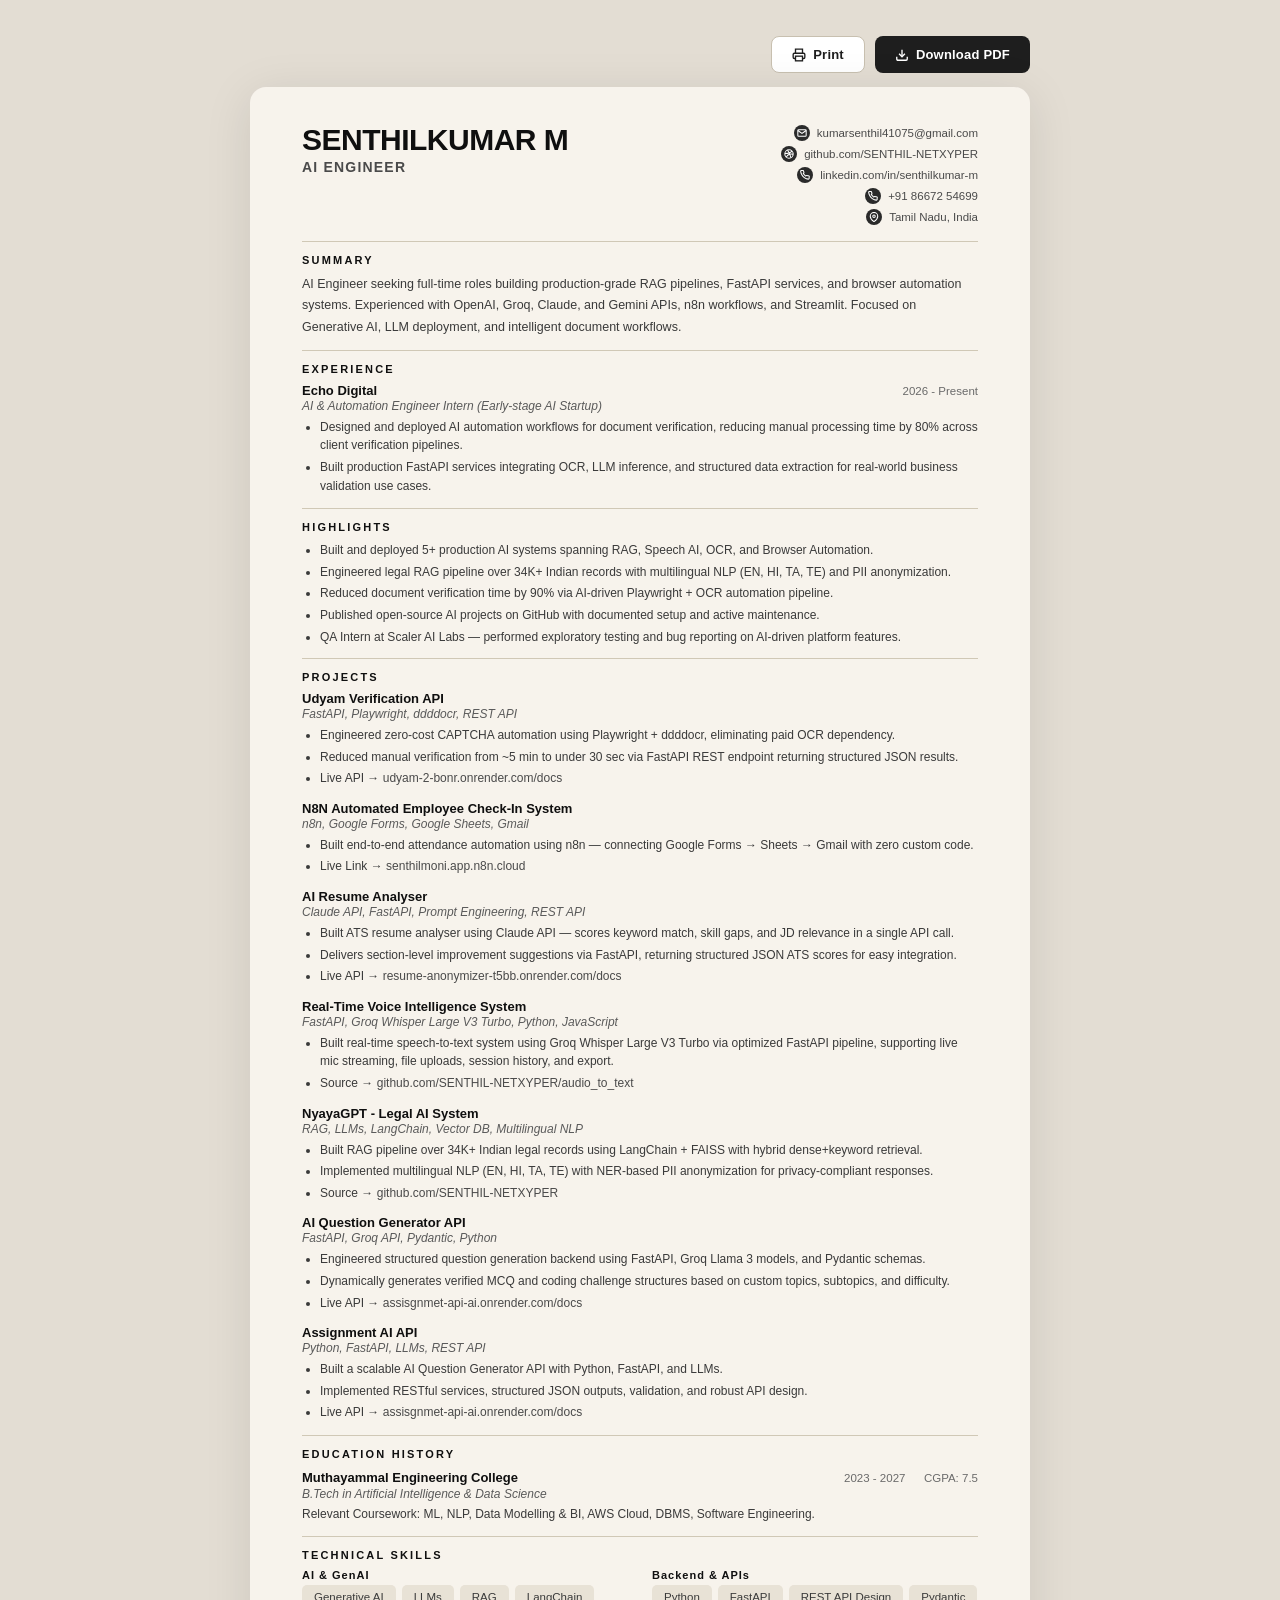
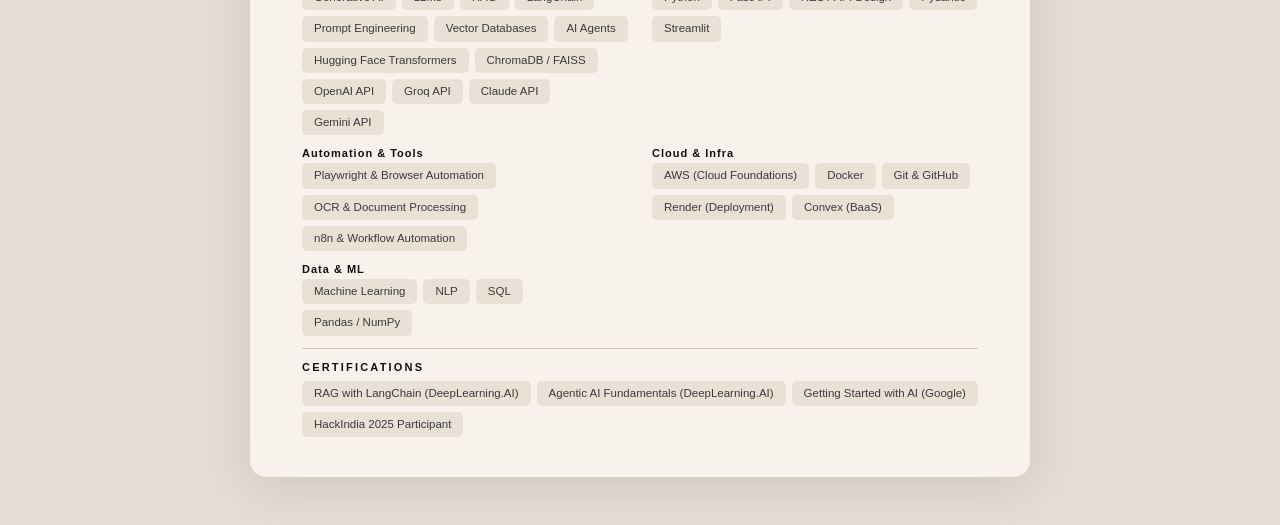
<file: resume.html>
<!DOCTYPE html>
<!-- saved from url=(0043)file:///D:/THAT%20I%20CAN/resume/index.html -->
<html lang="en"><head><meta http-equiv="Content-Type" content="text/html; charset=UTF-8">

<meta name="viewport" content="width=device-width, initial-scale=1.0">
<title>Senthilkumar M – AI Engineer Resume</title>
<link href="./css2" rel="stylesheet">
<style>
  *, *::before, *::after { box-sizing: border-box; margin: 0; padding: 0; }

  body {
    background: #e3ddd3;
    min-height: 100vh;
    display: flex;
    flex-direction: column;
    align-items: center;
    padding: 36px 16px 48px;
    font-family: 'Inter', -apple-system, BlinkMacSystemFont, sans-serif;
    -webkit-font-smoothing: antialiased;
  }

  .toolbar {
    width: 100%;
    max-width: 780px;
    display: flex;
    justify-content: flex-end;
    gap: 10px;
    margin-bottom: 14px;
  }
  .btn {
    display: inline-flex; align-items: center; gap: 7px;
    padding: 10px 20px; border-radius: 8px;
    font-size: 13px; font-weight: 600; cursor: pointer;
    border: none; font-family: inherit; transition: all 0.2s;
    letter-spacing: 0.2px;
  }
  .btn-dl { background: #1e1e1e; color: #fff; }
  .btn-dl:hover { background: #000; transform: translateY(-1px); box-shadow: 0 4px 16px rgba(0,0,0,0.22); }
  .btn-print { background: #fff; color: #1e1e1e; border: 1.5px solid #c8c0b0; }
  .btn-print:hover { border-color: #1e1e1e; }

  .resume {
    width: 100%;
    max-width: 780px;
    background: #F7F3EC;
    border-radius: 16px;
    box-shadow: 0 8px 48px rgba(0,0,0,0.1);
    overflow: hidden;
    padding: 36px 52px 40px;
  }

  .header {
    display: flex;
    justify-content: space-between;
    align-items: flex-start;
    margin-bottom: 16px;
  }
  .name {
    font-size: 30px;
    font-weight: 800;
    color: #0f0f0f;
    letter-spacing: -0.5px;
    line-height: 1.1;
  }
  .role {
    font-size: 14px;
    font-weight: 600;
    color: #4a4a4a;
    margin-top: 3px;
    letter-spacing: 1.2px;
  }
  .contact-info {
    display: flex;
    flex-direction: column;
    gap: 5px;
    align-items: flex-end;
    padding-top: 2px;
  }
  .contact-row-item {
    display: flex;
    align-items: center;
    gap: 7px;
    font-size: 11.5px;
    color: #4a4a4a;
    font-weight: 400;
  }
  .contact-icon {
    width: 16px; height: 16px;
    border-radius: 50%;
    background: #2a2a2a;
    display: flex;
    align-items: center;
    justify-content: center;
    flex-shrink: 0;
  }
  .contact-icon svg { display: block; }
  .contact-link {
    color: #4a4a4a;
    text-decoration: none;
    border-bottom: 1px solid transparent;
    transition: border-color 0.15s;
  }
  .contact-link:hover { border-color: #4a4a4a; }

  .divider {
    border: none;
    border-top: 1px solid #d0c8b6;
    margin: 12px 0;
  }

  .section-title {
    font-size: 11px;
    font-weight: 800;
    color: #0f0f0f;
    letter-spacing: 2.2px;
    text-transform: uppercase;
    margin-bottom: 8px;
  }

  .summary-text {
    font-size: 12.5px;
    line-height: 1.7;
    color: #3a3a3a;
  }

  .exp-entry { margin-bottom: 13px; }
  .exp-entry:last-child { margin-bottom: 0; }

  .exp-top {
    display: flex;
    justify-content: space-between;
    align-items: baseline;
  }
  .exp-company {
    font-size: 13px;
    font-weight: 700;
    color: #0f0f0f;
  }
  .exp-date {
    font-size: 11.5px;
    color: #6a6a6a;
    font-weight: 400;
    white-space: nowrap;
  }
  .exp-role-title {
    font-size: 12px;
    font-style: italic;
    color: #5a5a5a;
    margin-top: 1px;
    margin-bottom: 5px;
  }
  .exp-bullets {
    list-style: disc;
    padding-left: 18px;
    display: flex;
    flex-direction: column;
    gap: 3px;
  }
  .exp-bullets li {
    font-size: 12px;
    line-height: 1.55;
    color: #3a3a3a;
  }

  .edu-top {
    display: flex;
    justify-content: space-between;
    align-items: baseline;
  }
  .edu-school {
    font-size: 13px;
    font-weight: 700;
    color: #0f0f0f;
  }
  .edu-year {
    font-size: 11.5px;
    color: #6a6a6a;
    white-space: nowrap;
  }
  .edu-degree {
    font-size: 12px;
    font-style: italic;
    color: #5a5a5a;
    margin-top: 1px;
  }
  .edu-detail {
    font-size: 12px;
    color: #3a3a3a;
    margin-top: 4px;
    line-height: 1.6;
  }

  .skills-grid {
    display: grid;
    grid-template-columns: 1fr 1fr;
    gap: 12px 24px;
  }
  .skills-group { break-inside: avoid; }
  .skills-tags {
    display: flex;
    flex-wrap: wrap;
    gap: 6px;
  }
  .skill-tag {
    font-size: 11.5px;
    color: #3a3a3a;
    background: #e8e2d6;
    padding: 4px 12px;
    border-radius: 5px;
    line-height: 1.5;
  }

  .skill-group-title {
    font-size: 11px;
    font-weight: 700;
    color: #0f0f0f;
    letter-spacing: 1px;
    margin-bottom: 4px;
  }

  @media print {
    body { background: #F7F3EC; padding: 0; }
    .toolbar { display: none; }
    .resume {
      box-shadow: none;
      border-radius: 0;
      max-width: 100%;
      padding: 28px 40px 32px;
    }
    @page { margin: 8mm; size: A4; }
  }

  @media (max-width: 640px) {
    .resume { padding: 24px 20px 28px; }
    .header { flex-direction: column; gap: 12px; }
    .contact-info { align-items: flex-start; }
    .skills-grid { grid-template-columns: 1fr; gap: 8px; }
    .name { font-size: 24px; }
  }
</style>
</head>
<body>

<div class="toolbar">
  <button class="btn btn-print" onclick="window.print()">
    <svg width="14" height="14" viewBox="0 0 24 24" fill="none" stroke="currentColor" stroke-width="2.3"><polyline points="6 9 6 2 18 2 18 9"></polyline><path d="M6 18H4a2 2 0 0 1-2-2v-5a2 2 0 0 1 2-2h16a2 2 0 0 1 2 2v5a2 2 0 0 1-2 2h-2"></path><rect x="6" y="14" width="12" height="8"></rect></svg>
    Print
  </button>
  <a href="resume.pdf" download="Senthilkumar_M_AI_Engineer_Resume.pdf" class="btn btn-dl" style="text-decoration: none; color: #fff;">
    <svg width="14" height="14" viewBox="0 0 24 24" fill="none" stroke="currentColor" stroke-width="2.3"><path d="M21 15v4a2 2 0 0 1-2 2H5a2 2 0 0 1-2-2v-4"></path><polyline points="7 10 12 15 17 10"></polyline><line x1="12" y1="15" x2="12" y2="3"></line></svg>
    Download PDF
  </a>
</div>

<div class="resume" id="resumeDoc">

  <div class="header">
    <div>
      <div class="name">SENTHILKUMAR M</div>
      <div class="role">AI ENGINEER</div>
    </div>
    <div class="contact-info">
      <div class="contact-row-item">
        <span class="contact-icon">
          <svg width="10" height="10" viewBox="0 0 24 24" fill="none" stroke="#fff" stroke-width="2.5"><path d="M4 4h16c1.1 0 2 .9 2 2v12c0 1.1-.9 2-2 2H4c-1.1 0-2-.9-2-2V6c0-1.1.9-2 2-2z"></path><polyline points="22,6 12,13 2,6"></polyline></svg>
        </span>
        <a href="mailto:kumarsenthil41075@gmail.com" class="contact-link">kumarsenthil41075@gmail.com</a>
      </div>
      <div class="contact-row-item">
        <span class="contact-icon">
          <svg width="10" height="10" viewBox="0 0 24 24" fill="none" stroke="#fff" stroke-width="2.5"><circle cx="12" cy="12" r="10"></circle><path d="M8.56 2.75c4.37 6.03 6.02 9.42 8.03 17.72m2.54-15.38c-3.72 4.35-8.94 5.66-16.88 5.85m19.5 1.9c-3.5-.93-6.63-.82-8.94 0-2.58.92-5.01 2.86-7.44 6.32"></path></svg>
        </span>
        <a href="https://github.com/SENTHIL-NETXYPER" class="contact-link" target="_blank">github.com/SENTHIL-NETXYPER</a>
      </div>
      <div class="contact-row-item">
        <span class="contact-icon">
          <svg width="10" height="10" viewBox="0 0 24 24" fill="none" stroke="#fff" stroke-width="2.5"><path d="M22 16.92v3a2 2 0 0 1-2.18 2 19.79 19.79 0 0 1-8.63-3.07A19.5 19.5 0 0 1 4.69 11.9 19.79 19.79 0 0 1 1.61 3.27 2 2 0 0 1 3.6 1h3a2 2 0 0 1 2 1.72 12.84 12.84 0 0 0 .7 2.81 2 2 0 0 1-.45 2.11L7.91 8.6a16 16 0 0 0 6.07 6.07l.96-.96a2 2 0 0 1 2.11-.45 12.84 12.84 0 0 0 2.81.7A2 2 0 0 1 22 16.92z"></path></svg>
        </span>
        <a href="https://www.linkedin.com/in/senthilkumar-m-253456388/" class="contact-link" target="_blank">linkedin.com/in/senthilkumar-m</a>
      </div>
      <div class="contact-row-item">
        <span class="contact-icon">
          <svg width="10" height="10" viewBox="0 0 24 24" fill="none" stroke="#fff" stroke-width="2.5"><path d="M22 16.92v3a2 2 0 0 1-2.18 2 19.79 19.79 0 0 1-8.63-3.07A19.5 19.5 0 0 1 4.69 11.9 19.79 19.79 0 0 1 1.61 3.27 2 2 0 0 1 3.6 1h3a2 2 0 0 1 2 1.72 12.84 12.84 0 0 0 .7 2.81 2 2 0 0 1-.45 2.11L7.91 8.6a16 16 0 0 0 6.07 6.07l.96-.96a2 2 0 0 1 2.11-.45 12.84 12.84 0 0 0 2.81.7A2 2 0 0 1 22 16.92z"></path></svg>
        </span>
        <a href="tel:+918667254699" class="contact-link">+91 86672 54699</a>
      </div>
      <div class="contact-row-item">
        <span class="contact-icon">
          <svg width="10" height="10" viewBox="0 0 24 24" fill="none" stroke="#fff" stroke-width="2.5"><path d="M21 10c0 7-9 13-9 13s-9-6-9-13a9 9 0 0 1 18 0z"></path><circle cx="12" cy="10" r="3"></circle></svg>
        </span>
        Tamil Nadu, India
      </div>
    </div>
  </div>

  <hr class="divider">

  <div class="section-title">Summary</div>
  <p class="summary-text">
    AI Engineer seeking full-time roles building production-grade RAG pipelines, FastAPI services, and browser automation systems. Experienced with OpenAI, Groq, Claude, and Gemini APIs, n8n workflows, and Streamlit. Focused on Generative AI, LLM deployment, and intelligent document workflows.
  </p>

  <hr class="divider">

  <div class="section-title">Experience</div>

  <div class="exp-entry">
    <div class="exp-top">
      <div class="exp-company">Echo Digital</div>
      <div class="exp-date">2026 - Present</div>
    </div>
    <div class="exp-role-title">AI &amp; Automation Engineer Intern (Early-stage AI Startup)</div>
    <ul class="exp-bullets">
      <li>Designed and deployed AI automation workflows for document verification, reducing manual processing time by 80% across client verification pipelines.</li>
      <li>Built production FastAPI services integrating OCR, LLM inference, and structured data extraction for real-world business validation use cases.</li>
    </ul>
  </div>

  <hr class="divider">

  <div class="section-title">Highlights</div>
  <ul class="exp-bullets">
    <li>Built and deployed 5+ production AI systems spanning RAG, Speech AI, OCR, and Browser Automation.</li>
    <li>Engineered legal RAG pipeline over 34K+ Indian records with multilingual NLP (EN, HI, TA, TE) and PII anonymization.</li>
    <li>Reduced document verification time by 90% via AI-driven Playwright + OCR automation pipeline.</li>
    <li>Published open-source AI projects on GitHub with documented setup and active maintenance.</li>
    <li>QA Intern at Scaler AI Labs — performed exploratory testing and bug reporting on AI-driven platform features.</li>
  </ul>

  <hr class="divider">

  <div class="section-title">Projects</div>

  <div class="exp-entry">
    <div class="exp-top">
      <div class="exp-company">Udyam Verification API</div>
    </div>
    <div class="exp-role-title">FastAPI, Playwright, ddddocr, REST API</div>
    <ul class="exp-bullets">
      <li>Engineered zero-cost CAPTCHA automation using Playwright + ddddocr, eliminating paid OCR dependency.</li>
      <li>Reduced manual verification from ~5 min to under 30 sec via FastAPI REST endpoint returning structured JSON results.</li>
      <li>Live API → <a href="https://udyam-2-bonr.onrender.com/docs" class="contact-link" target="_blank">udyam-2-bonr.onrender.com/docs</a></li>
    </ul>
  </div>

  <div class="exp-entry">
    <div class="exp-top">
      <div class="exp-company">N8N Automated Employee Check-In System</div>
    </div>
    <div class="exp-role-title">n8n, Google Forms, Google Sheets, Gmail</div>
    <ul class="exp-bullets">
      <li>Built end-to-end attendance automation using n8n — connecting Google Forms → Sheets → Gmail with zero custom code.</li>
      <li>Live Link → <a href="https://senthilmoni.app.n8n.cloud/projects/mkb3sbbS5xzA8NKT/workflows" class="contact-link" target="_blank">senthilmoni.app.n8n.cloud</a></li>
    </ul>
  </div>

  <div class="exp-entry">
    <div class="exp-top">
      <div class="exp-company">AI Resume Analyser</div>
    </div>
    <div class="exp-role-title">Claude API, FastAPI, Prompt Engineering, REST API</div>
    <ul class="exp-bullets">
      <li>Built ATS resume analyser using Claude API — scores keyword match, skill gaps, and JD relevance in a single API call.</li>
      <li>Delivers section-level improvement suggestions via FastAPI, returning structured JSON ATS scores for easy integration.</li>
      <li>Live API → <a href="https://resume-anonymizer-t5bb.onrender.com/docs" class="contact-link" target="_blank">resume-anonymizer-t5bb.onrender.com/docs</a></li>
    </ul>
  </div>

  <div class="exp-entry">
    <div class="exp-top">
      <div class="exp-company">Real-Time Voice Intelligence System</div>
    </div>
    <div class="exp-role-title">FastAPI, Groq Whisper Large V3 Turbo, Python, JavaScript</div>
    <ul class="exp-bullets">
      <li>Built real-time speech-to-text system using Groq Whisper Large V3 Turbo via optimized FastAPI pipeline, supporting live mic streaming, file uploads, session history, and export.</li>
      <li>Source → <a href="https://github.com/SENTHIL-NETXYPER/audio_to_text" class="contact-link" target="_blank">github.com/SENTHIL-NETXYPER/audio_to_text</a></li>
    </ul>
  </div>

  <div class="exp-entry">
    <div class="exp-top">
      <div class="exp-company">NyayaGPT - Legal AI System</div>
    </div>
    <div class="exp-role-title">RAG, LLMs, LangChain, Vector DB, Multilingual NLP</div>
    <ul class="exp-bullets">
      <li>Built RAG pipeline over 34K+ Indian legal records using LangChain + FAISS with hybrid dense+keyword retrieval.</li>
      <li>Implemented multilingual NLP (EN, HI, TA, TE) with NER-based PII anonymization for privacy-compliant responses.</li>
      <li>Source → <a href="https://github.com/SENTHIL-NETXYPER" class="contact-link" target="_blank">github.com/SENTHIL-NETXYPER</a></li>
    </ul>
  </div>

  <div class="exp-entry">
    <div class="exp-top">
      <div class="exp-company">AI Question Generator API</div>
    </div>
    <div class="exp-role-title">FastAPI, Groq API, Pydantic, Python</div>
    <ul class="exp-bullets">
      <li>Engineered structured question generation backend using FastAPI, Groq Llama 3 models, and Pydantic schemas.</li>
      <li>Dynamically generates verified MCQ and coding challenge structures based on custom topics, subtopics, and difficulty.</li>
      <li>Live API → <a href="https://assisgnmet-api-ai.onrender.com/docs" class="contact-link" target="_blank">assisgnmet-api-ai.onrender.com/docs</a></li>
    </ul>
  </div>

  <div class="exp-entry">
    <div class="exp-top">
      <div class="exp-company">Assignment AI API</div>
    </div>
    <div class="exp-role-title">Python, FastAPI, LLMs, REST API</div>
    <ul class="exp-bullets">
      <li>Built a scalable AI Question Generator API with Python, FastAPI, and LLMs.</li>
      <li>Implemented RESTful services, structured JSON outputs, validation, and robust API design.</li>
      <li>Live API → <a href="https://assisgnmet-api-ai.onrender.com/docs" class="contact-link" target="_blank">assisgnmet-api-ai.onrender.com/docs</a></li>
    </ul>
  </div>

  <hr class="divider">

  <div class="section-title">Education History</div>

  <div class="edu-top">
    <div class="edu-school">Muthayammal Engineering College</div>
    <div>
      <span class="edu-year">2023 - 2027</span>
      <span class="edu-year" style="margin-left: 14px;">CGPA: 7.5</span>
    </div>
  </div>
  <div class="edu-degree">B.Tech in Artificial Intelligence &amp; Data Science</div>
  <div class="edu-detail">
    Relevant Coursework: ML, NLP, Data Modelling &amp; BI, AWS Cloud, DBMS, Software Engineering.
  </div>

  <hr class="divider">

  <div class="section-title">Technical Skills</div>
  <div class="skills-grid">
    <div class="skills-group">
      <div class="skill-group-title">AI &amp; GenAI</div>
      <div class="skills-tags">
        <span class="skill-tag">Generative AI</span>
        <span class="skill-tag">LLMs</span>
        <span class="skill-tag">RAG</span>
        <span class="skill-tag">LangChain</span>
        <span class="skill-tag">Prompt Engineering</span>
        <span class="skill-tag">Vector Databases</span>
        <span class="skill-tag">AI Agents</span>
        <span class="skill-tag">Hugging Face Transformers</span>
        <span class="skill-tag">ChromaDB / FAISS</span>
        <span class="skill-tag">OpenAI API</span>
        <span class="skill-tag">Groq API</span>
        <span class="skill-tag">Claude API</span>
        <span class="skill-tag">Gemini API</span>
      </div>
    </div>
    <div class="skills-group">
      <div class="skill-group-title">Backend &amp; APIs</div>
      <div class="skills-tags">
        <span class="skill-tag">Python</span>
        <span class="skill-tag">FastAPI</span>
        <span class="skill-tag">REST API Design</span>
        <span class="skill-tag">Pydantic</span>
        <span class="skill-tag">Streamlit</span>
      </div>
    </div>
    <div class="skills-group">
      <div class="skill-group-title">Automation &amp; Tools</div>
      <div class="skills-tags">
        <span class="skill-tag">Playwright &amp; Browser Automation</span>
        <span class="skill-tag">OCR &amp; Document Processing</span>
        <span class="skill-tag">n8n &amp; Workflow Automation</span>
      </div>
    </div>
    <div class="skills-group">
      <div class="skill-group-title">Cloud &amp; Infra</div>
      <div class="skills-tags">
        <span class="skill-tag">AWS (Cloud Foundations)</span>
        <span class="skill-tag">Docker</span>
        <span class="skill-tag">Git &amp; GitHub</span>
        <span class="skill-tag">Render (Deployment)</span>
        <span class="skill-tag">Convex (BaaS)</span>
      </div>
    </div>
    <div class="skills-group">
      <div class="skill-group-title">Data &amp; ML</div>
      <div class="skills-tags">
        <span class="skill-tag">Machine Learning</span>
        <span class="skill-tag">NLP</span>
        <span class="skill-tag">SQL</span>
        <span class="skill-tag">Pandas / NumPy</span>
      </div>
    </div>
  </div>

  <hr class="divider">

  <div class="section-title">Certifications</div>
  <div class="skills-tags">
    <span class="skill-tag">RAG with LangChain (DeepLearning.AI)</span>
    <span class="skill-tag">Agentic AI Fundamentals (DeepLearning.AI)</span>
    <span class="skill-tag">Getting Started with AI (Google)</span>
    <span class="skill-tag">HackIndia 2025 Participant</span>
  </div>

</div>

<script>
function downloadPDF() { window.print(); }
</script>


</body></html>
</file>
<file: style.css>
/* ==========================================================================
   DESIGN SYSTEM & VARIABLES
   ========================================================================== */
:root {
  --bg-color: #000000;
  --bg-secondary: #0a0a0c;
  --border-color: rgba(255, 255, 255, 0.1);
  --border-hover: rgba(255, 255, 255, 0.25);
  --text-primary: #ffffff;
  --text-secondary: #94a3b8;
  /* slate-400 */
  --text-muted: #475569;
  /* slate-600 */
  --accent-color: #ff3b30;
  /* System Red */
  --accent-hover: #ff453a;
  --card-bg: #09090b;
  /* zinc-950 */

  --font-display: 'Outfit', sans-serif;
  --font-body: 'Inter', sans-serif;

  --transition-smooth: all 0.5s cubic-bezier(0.16, 1, 0.3, 1);
  --transition-fast: all 0.25s ease;

  --container-width: 1200px;
}

/* ==========================================================================
   RESET & BASE STYLES
   ========================================================================== */
*,
*::before,
*::after {
  box-sizing: border-box;
  margin: 0;
  padding: 0;
}

html {
  scroll-behavior: smooth;
  background-color: var(--bg-color);
  color: var(--text-primary);
  font-family: var(--font-body);
  font-size: 16px;
  -webkit-font-smoothing: antialiased;
  overflow-x: hidden;
}

body {
  min-height: 100vh;
  overflow-x: hidden;
  position: relative;
}

/* Scrollbar Styles */
::-webkit-scrollbar {
  width: 6px;
}

::-webkit-scrollbar-track {
  background: var(--bg-color);
}

::-webkit-scrollbar-thumb {
  background: #18181b;
  border-radius: 3px;
}

::-webkit-scrollbar-thumb:hover {
  background: var(--accent-color);
}

a {
  color: inherit;
  text-decoration: none;
  transition: var(--transition-fast);
}

/* ==========================================================================
   DECORATIVE GRID BACKGROUND
   ========================================================================== */
.cyber-grid {
  position: fixed;
  top: 0;
  left: 0;
  width: 100%;
  height: 100%;
  background-image:
    linear-gradient(rgba(255, 255, 255, 0.012) 1px, transparent 1px),
    linear-gradient(90deg, rgba(255, 255, 255, 0.012) 1px, transparent 1px);
  background-size: 80px 80px;
  background-position: center top;
  pointer-events: none;
  z-index: 1;
}

.cyber-grid::after {
  content: "";
  position: absolute;
  top: 0;
  left: 0;
  width: 100%;
  height: 100%;
  background: radial-gradient(circle at 50% 25%, transparent 10%, var(--bg-color) 75%);
}

/* ==========================================================================
   LAYOUT UTILITIES
   ========================================================================== */
.container {
  width: 100%;
  max-width: var(--container-width);
  margin: 0 auto;
  padding: 0 24px;
  position: relative;
  z-index: 5;
}

.container-full {
  width: 100%;
  max-width: 1400px;
  margin: 0 auto;
  position: relative;
  z-index: 5;
}

.border-y {
  border-top: 1px solid var(--border-color);
  border-bottom: 1px solid var(--border-color);
}

.text-center {
  text-align: center;
}

.text-red {
  color: var(--accent-color);
}

/* Section Header Common styling */
.section-header {
  margin-bottom: 56px;
  text-align: left;
}

.section-subtitle {
  font-family: var(--font-display);
  font-size: 13px;
  font-weight: 700;
  letter-spacing: 2px;
  color: var(--accent-color);
  text-transform: uppercase;
  display: block;
  margin-bottom: 16px;
}

.section-heading {
  font-family: var(--font-display);
  font-size: clamp(2.5rem, 5vw, 4.5rem);
  font-weight: 850;
  letter-spacing: -2px;
  line-height: 1.05;
  color: var(--text-primary);
  text-transform: uppercase;
}

/* ==========================================================================
   STICKY HEADER SECTION TRACKER
   ========================================================================== */
.header {
  position: fixed;
  top: 0;
  left: 0;
  width: 100%;
  z-index: 100;
  display: flex;
  justify-content: space-between;
  align-items: center;
  padding: 24px 6%;
  background-color: rgba(0, 0, 0, 0.7);
  backdrop-filter: blur(16px);
  -webkit-backdrop-filter: blur(16px);
  border-bottom: 1px solid var(--border-color);
}

.logo {
  font-family: var(--font-display);
  font-size: 15px;
  font-weight: 800;
  letter-spacing: 0.5px;
  color: var(--text-primary);
  display: flex;
  align-items: center;
  gap: 10px;
  user-select: none;
}

.logo-separator {
  color: var(--text-muted);
  font-weight: 300;
}

.logo-section {
  color: var(--accent-color);
  font-weight: 800;
  text-transform: uppercase;
  letter-spacing: 1px;
}

/* ==========================================================================
   HERO SECTION
   ========================================================================== */
.hero-section {
  min-height: 100vh;
  display: flex;
  align-items: center;
  justify-content: center;
  position: relative;
  overflow: hidden;
  padding-top: 100px;
  padding-bottom: 80px;
}

.hero-container {
  display: flex;
  flex-direction: column;
  justify-content: center;
  align-items: center;
  width: 100%;
}

/* Split giant text wrapper */
.hero-visual-wrapper {
  position: relative;
  display: flex;
  align-items: center;
  justify-content: center;
  width: 100%;
  height: clamp(450px, 78vh, 850px);
  margin-top: 10px;
}

/* Hero visual title — stays behind the portrait (z-index: 10 < portrait z-index: 20) */
.hero-visual-title {
  font-family: var(--font-display);
  font-size: clamp(4rem, 9.5vw, 8.5rem);
  font-weight: 900;
  text-transform: uppercase;
  color: rgba(255,255,255,0.88);
  display: flex;
  justify-content: space-between;
  align-items: center;
  width: 100%;
  letter-spacing: -0.01em;
  line-height: 0.95;
  user-select: none;
  z-index: 10;
  transform-origin: center center;
  transition: letter-spacing 0.65s cubic-bezier(0.16, 1, 0.3, 1);
  will-change: letter-spacing;
}

.hero-visual-title span {
  white-space: nowrap;
}

/* Centered visual cutout — always above the title text */
.hero-portrait-overlay {
  position: absolute;
  top: 54%;
  left: 50%;
  transform: translate(-50%, -50%);
  width: clamp(280px, 50vw, 680px);
  height: 125%;
  z-index: 20;
  pointer-events: none;
  display: flex;
  align-items: end;
  justify-content: center;
  opacity: 1;
  transition: none;
}

.hero-portrait-img {
  width: 100%;
  height: 100%;
  object-fit: cover;
  object-position: bottom;
  filter: grayscale(10%) contrast(1.1) brightness(0.95);
  mask-image: linear-gradient(to bottom, black 72%, transparent 100%);
  -webkit-mask-image: linear-gradient(to bottom, black 72%, transparent 100%);
  animation: portrait-float 6s ease-in-out infinite;
}

/* Floating / breathing animation for the portrait image element */
@keyframes portrait-float {
  0% {
    transform: translateY(0px);
  }

  50% {
    transform: translateY(-8px);
  }

  100% {
    transform: translateY(0px);
  }
}

/* Bottom columns row */
.hero-info-row {
  width: 100%;
  display: flex;
  justify-content: space-between;
  align-items: flex-end;
  gap: 32px;
  margin-top: -30px;
  z-index: 25;
}

.hero-desc-col {
  max-width: 540px;
  text-align: left;
  padding-left: 20px;
  border-left: 2px solid var(--accent-color);
  position: relative;
}

.hero-desc-text {
  font-family: var(--font-body);
  font-size: clamp(0.95rem, 1.45vw, 1.15rem);
  line-height: 1.75;
  color: rgba(255,255,255,0.62);
  font-weight: 400;
  letter-spacing: 0.2px;
  font-style: normal;
}

.hero-testimonial-cta {
  display: inline-flex;
  align-items: center;
  gap: 8px;
  margin-top: 22px;
  font-size: 10.5px;
  font-weight: 700;
  color: var(--text-muted);
  font-family: var(--font-display);
  letter-spacing: 2.5px;
  text-transform: uppercase;
  position: relative;
  padding-bottom: 3px;
  transition: color 0.3s ease, letter-spacing 0.3s ease;
}

.hero-testimonial-cta::after {
  content: '';
  position: absolute;
  bottom: 0;
  left: 0;
  width: 0%;
  height: 1px;
  background: var(--accent-color);
  transition: width 0.35s cubic-bezier(0.16, 1, 0.3, 1);
}

.hero-testimonial-cta:hover::after {
  width: 100%;
}

.hero-testimonial-cta:hover {
  color: var(--text-secondary);
  letter-spacing: 3px;
}

.cta-red-underline {
  color: var(--accent-color);
  text-decoration: none;
  font-weight: 800;
  transition: var(--transition-fast);
}

.hero-testimonial-cta:hover .cta-red-underline {
  color: #ff6b5b;
}

.hero-action-col {
  flex-shrink: 0;
}

.hero-collab-btn {
  font-family: var(--font-display);
  font-size: 15px;
  font-weight: 700;
  letter-spacing: 0.5px;
  color: var(--text-primary);
  display: inline-flex;
  align-items: center;
  gap: 10px;
  transition: var(--transition-fast);
}

.hero-collab-btn .arrow-icon {
  transition: transform 0.3s ease;
}

.hero-collab-btn:hover {
  color: var(--accent-color);
}

.hero-collab-btn:hover .arrow-icon {
  transform: translateX(6px);
}

/* Mouse Scrollwheel animation indicator */
.scroll-indicator {
  position: absolute;
  bottom: 30px;
  left: 50%;
  transform: translateX(-50%);
  z-index: 25;
  pointer-events: none;
}

.scroll-mouse {
  width: 22px;
  height: 36px;
  border: 2px solid rgba(255, 255, 255, 0.25);
  border-radius: 12px;
  position: relative;
}

.scroll-wheel {
  width: 2px;
  height: 6px;
  background-color: var(--text-primary);
  border-radius: 50%;
  position: absolute;
  top: 6px;
  left: 50%;
  transform: translateX(-50%);
  animation: mouseScroll 1.8s ease-in-out infinite;
}

@keyframes mouseScroll {
  0% {
    transform: translate(-50%, 0);
    opacity: 0;
  }

  30% {
    opacity: 1;
  }

  100% {
    transform: translate(-50%, 8px);
    opacity: 0;
  }
}

/* ==========================================================================
   ABOUT SECTION
   ========================================================================== */
.about-section {
  padding: 120px 0;
  background-color: var(--bg-color);
  border-top: 1px solid var(--border-color);
  position: relative;
  z-index: 10;
}

.about-handle {
  font-family: monospace;
  font-size: 15px;
  font-weight: 700;
  color: var(--accent-color);
  letter-spacing: 1.5px;
  display: block;
  margin-bottom: 36px;
  opacity: 0.9;
}

.about-intro {
  font-size: clamp(1.2rem, 2.2vw, 1.45rem);
  line-height: 1.8;
  color: var(--text-secondary);
  font-weight: 300;
  letter-spacing: 0.5px;
  max-width: 900px;
  margin: 0 auto 56px;
}

/* Giant signature layout visual block */
.about-visual-wrapper {
  position: relative;
  width: 100%;
  max-width: 650px;
  height: clamp(340px, 40vw, 420px);
  margin: 0 auto 56px;
  user-select: none;
  display: flex;
  flex-direction: column;
  justify-content: space-between;
}

.about-bg-text {
  font-family: var(--font-display);
  font-size: clamp(7rem, 13vw, 13rem);
  font-weight: 900;
  color: var(--accent-color);
  line-height: 0.75;
  letter-spacing: -6px;
}

.about-canvas-container {
  position: absolute;
  top: 50%;
  left: 50%;
  transform: translate(-50%, -50%);
  width: clamp(280px, 45vw, 550px);
  height: 90%;
  z-index: 15;
  pointer-events: none;
}

#about-ai-canvas {
  width: 100%;
  height: 100%;
  display: block;
}

.about-desc {
  font-size: clamp(1rem, 1.5vw, 1.18rem);
  line-height: 1.8;
  color: var(--text-secondary);
  font-weight: 300;
  max-width: 820px;
  margin: 0 auto 56px;
}

.about-signature {
  display: flex;
  justify-content: center;
  user-select: none;
}

@keyframes write-signature {
  0% {
    -webkit-mask-position: 100% 0;
    mask-position: 100% 0;
    opacity: 0;
  }

  10% {
    opacity: 0.75;
  }

  100% {
    -webkit-mask-position: 0% 0;
    mask-position: 0% 0;
    opacity: 0.75;
  }
}

.signature-img {
  max-height: 110px;
  width: auto;
  opacity: 0;
  -webkit-mask-image: linear-gradient(105deg, black 45%, rgba(0, 0, 0, 0.15) 50%, transparent 55%);
  mask-image: linear-gradient(105deg, black 45%, rgba(0, 0, 0, 0.15) 50%, transparent 55%);
  -webkit-mask-size: 250% 100%;
  mask-size: 250% 100%;
  animation: write-signature 2s cubic-bezier(0.4, 0, 0.2, 1) forwards;
  animation-delay: 0.8s;
  transition: var(--transition-smooth);
  cursor: pointer;
}

.signature-img:hover {
  opacity: 1;
  transform: scale(1.06) rotate(-1deg);
}

/* ==========================================================================
   SERVICES SECTION (INTERACTIVE MENUS)
   ========================================================================== */
.services-section {
  padding: 120px 0;
  background-color: var(--bg-color);
  position: relative;
  z-index: 10;
}

.services-header-row {
  display: flex;
  justify-content: space-between;
  align-items: center;
  padding: 24px 6%;
  border-bottom: 1px solid var(--border-color);
  user-select: none;
}

.services-tag-left {
  font-family: var(--font-display);
  font-size: 15px;
  font-weight: 800;
  letter-spacing: 1.5px;
  text-transform: uppercase;
  color: var(--text-primary);
}

.services-tag-right {
  font-family: var(--font-display);
  font-size: 12px;
  font-weight: 600;
  letter-spacing: 2px;
  text-transform: uppercase;
  color: var(--text-secondary);
}

.services-grid-layout {
  display: grid;
  grid-template-columns: 1.15fr 0.85fr;
  width: 100%;
}

/* Left Column: Dynamic Visual Box */
.services-preview-col {
  position: relative;
  display: flex;
  flex-direction: column;
  justify-content: space-between;
  padding: 56px;
  border-right: 1px solid var(--border-color);
  min-height: 520px;
  overflow: hidden;
}

.services-preview-bg {
  position: absolute;
  inset: 0;
  background-size: cover;
  background-position: center;
  opacity: 0.35;
  transition: background-image 0.5s ease-in-out, transform 8s ease-out;
  transform: scale(1.0);
  z-index: 0;
}

.services-preview-col:hover .services-preview-bg {
  transform: scale(1.05);
}

.services-preview-overlay {
  position: absolute;
  inset: 0;
  background:
    radial-gradient(circle at 20% 20%, transparent, var(--bg-color) 80%),
    linear-gradient(to top, var(--bg-color) 30%, rgba(0, 0, 0, 0.4) 100%);
  z-index: 1;
}

.services-preview-title {
  position: relative;
  z-index: 10;
  font-family: var(--font-display);
  font-size: clamp(2.5rem, 4.5vw, 5.2rem);
  font-weight: 900;
  line-height: 1.0;
  letter-spacing: -2px;
  color: var(--text-primary);
  text-transform: uppercase;
}

.services-preview-info {
  position: relative;
  z-index: 10;
  margin-top: 40px;
  text-align: left;
}

.services-preview-desc {
  font-size: clamp(14px, 1.6vw, 16px);
  line-height: 1.65;
  color: rgba(255, 255, 255, 0.95);
  margin-bottom: 24px;
  max-width: 540px;
  font-weight: 300;
}

.services-preview-tags {
  display: flex;
  flex-wrap: wrap;
  gap: 8px;
}

.services-preview-tags span {
  background: rgba(255, 255, 255, 0.05);
  border: 1px solid rgba(255, 255, 255, 0.15);
  padding: 6px 14px;
  border-radius: 50px;
  font-size: 11px;
  font-weight: 700;
  font-family: var(--font-display);
  letter-spacing: 1px;
  text-transform: uppercase;
  transition: var(--transition-fast);
}

.services-preview-tags span:hover {
  background-color: var(--accent-color);
  border-color: var(--accent-color);
}

/* Right Column: Menu Buttons list */
.services-menu-col {
  display: flex;
  flex-direction: column;
}

.service-menu-item {
  width: 100%;
  text-align: left;
  padding: 36px 48px;
  border: none;
  border-bottom: 1px solid var(--border-color);
  background-color: transparent;
  display: flex;
  align-items: center;
  justify-content: space-between;
  cursor: pointer;
  position: relative;
  overflow: hidden;
  transition: var(--transition-smooth);
}

.service-menu-item:last-child {
  border-bottom: none;
}

.menu-item-left {
  display: flex;
  align-items: center;
  gap: 24px;
  position: relative;
  z-index: 10;
}

.menu-item-num {
  font-family: monospace;
  font-size: 13px;
  font-weight: 600;
  color: var(--text-muted);
  transition: var(--transition-fast);
}

.menu-item-title {
  font-family: var(--font-display);
  font-size: clamp(16px, 2vw, 22px);
  font-weight: 800;
  letter-spacing: -0.5px;
  color: var(--text-primary);
  transition: var(--transition-fast);
}

.menu-item-icon {
  width: 32px;
  height: 32px;
  border: 1px solid var(--border-color);
  border-radius: 50%;
  display: flex;
  align-items: center;
  justify-content: center;
  color: var(--text-secondary);
  flex-shrink: 0;
  position: relative;
  z-index: 10;
  transition: var(--transition-smooth);
}

/* Active State */
.service-menu-item.active {
  background-color: var(--text-primary);
}

.service-menu-item.active .menu-item-num {
  color: rgba(0, 0, 0, 0.4);
}

.service-menu-item.active .menu-item-title {
  color: var(--accent-color);
}

.service-menu-item.active .menu-item-icon {
  border-color: var(--accent-color);
  color: var(--accent-color);
  transform: rotate(90deg);
}

/* Hover Inactive State */
.service-menu-item:not(.active):hover {
  background-color: rgba(255, 255, 255, 0.03);
}

.service-menu-item:not(.active):hover .menu-item-title {
  color: var(--accent-color);
  transform: translateX(4px);
}

/* Services Footer row */
.services-footer-row {
  display: flex;
  justify-content: space-between;
  align-items: center;
  padding: 24px 6%;
  border-top: 1px solid var(--border-color);
  user-select: none;
}

.services-footer-text {
  font-family: var(--font-display);
  font-size: 13px;
  font-weight: 600;
  letter-spacing: 1px;
  text-transform: uppercase;
  color: var(--text-secondary);
}

.services-scroll-btn {
  width: 44px;
  height: 44px;
  border: 1px solid rgba(255, 255, 255, 0.15);
  border-radius: 50%;
  display: flex;
  align-items: center;
  justify-content: center;
  color: var(--text-primary);
  transition: var(--transition-smooth);
}

.services-scroll-btn:hover {
  background-color: var(--text-primary);
  color: var(--bg-color);
  border-color: var(--text-primary);
  transform: scale(1.05);
}

.services-scroll-btn svg {
  transform: rotate(45deg);
  transition: transform 0.3s ease;
}

.services-scroll-btn:hover svg {
  transform: rotate(90deg);
}

/* ==========================================================================
   TOOLKIT SECTION (HIGH CONTRAST LIGHT SECTION)
   ========================================================================== */
.toolkit-section {
  padding: 100px 0;
  background-color: #f1f5f9;
  /* slate-100 */
  border-top: 1px solid #cbd5e1;
  border-bottom: 1px solid #cbd5e1;
  overflow: hidden;
  position: relative;
  z-index: 10;
}

/* Adapt standard section titles for light background */
.toolkit-section .section-heading {
  color: #09090b;
  /* zinc-950 */
}

.toolkit-section .section-subtext {
  color: #475569;
  /* slate-600 */
  margin-top: 16px;
  font-size: 16px;
  font-weight: 300;
  max-width: 600px;
  margin-left: auto;
  margin-right: auto;
  line-height: 1.6;
}

/* Marquee Row & Track styles */
.marquee-container {
  margin-top: 48px;
  width: 100%;
}

.marquee-row {
  display: flex;
  overflow: hidden;
  width: 100vw;
  position: relative;
  left: 50%;
  right: 50%;
  margin-left: -50vw;
  margin-right: -50vw;
  padding: 8px 0;

  /* Gradient fade edges for light theme */
  mask-image: linear-gradient(to right, transparent, black 15%, black 85%, transparent);
  -webkit-mask-image: linear-gradient(to right, transparent, black 15%, black 85%, transparent);
}

.marquee-track {
  display: flex;
  gap: 20px;
  width: max-content;
}

.marquee-left .marquee-track {
  animation: scroll-left 35s linear infinite;
}

.marquee-right .marquee-track {
  animation: scroll-right 35s linear infinite;
}

/* Hover to pause scrolling */
.marquee-row:hover .marquee-track {
  animation-play-state: paused;
}

@keyframes scroll-left {
  0% {
    transform: translateX(0);
  }

  100% {
    transform: translateX(-50%);
  }
}

@keyframes scroll-right {
  0% {
    transform: translateX(-50%);
  }

  100% {
    transform: translateX(0);
  }
}

/* Pill design for Light Theme section */
.tech-pill {
  display: inline-flex;
  align-items: center;
  gap: 10px;
  background-color: rgba(9, 9, 11, 0.85);
  /* Dark pill background */
  border: 1px solid rgba(255, 255, 255, 0.05);
  border-radius: 50px;
  padding: 14px 28px;
  color: #ffffff;
  /* White text */
  font-family: var(--font-display);
  font-size: 15px;
  font-weight: 600;
  white-space: nowrap;
  transition: var(--transition-fast);
  user-select: none;
  box-shadow: 0 4px 12px rgba(0, 0, 0, 0.15);
}

.tech-pill:hover {
  background-color: #000000;
  transform: translateY(-2px);
  border-color: var(--accent-color);
  box-shadow: 0 6px 18px rgba(0, 0, 0, 0.25);
}

.tech-icon {
  display: inline-flex;
  align-items: center;
  justify-content: center;
  width: 24px;
  height: 24px;
  min-width: 24px;
  flex-shrink: 0;
}

.tech-icon svg {
  width: 22px !important;
  height: 22px !important;
  min-width: 22px !important;
  display: block !important;
  transition: transform 0.25s cubic-bezier(0.34, 1.56, 0.64, 1);
}

.tech-pill:hover .tech-icon svg {
  transform: scale(1.18) rotate(4deg);
}

/* ==========================================================================
   PROJECTS SECTION (2 COLUMN SHOWCASE)
   ========================================================================== */
.projects-section {
  padding: 120px 0;
  background-color: var(--bg-color);
  position: relative;
  z-index: 10;
}

.projects-grid {
  display: grid;
  grid-template-columns: repeat(2, 1fr);
  /* 2 columns matching friend's site */
  gap: 32px;
  margin-top: 56px;
}

.project-card {
  background-color: var(--card-bg);
  border: 1px solid var(--border-color);
  border-radius: 8px;
  padding: 44px;
  display: flex;
  flex-direction: column;
  min-height: 360px;
  transition: var(--transition-smooth);
}

.project-header {
  margin-bottom: 24px;
  text-align: left;
}

.project-num {
  font-family: monospace;
  font-size: 12px;
  font-weight: 700;
  color: var(--accent-color);
  letter-spacing: 1px;
}

.project-title {
  font-family: var(--font-display);
  font-size: 26px;
  font-weight: 800;
  margin-bottom: 16px;
  letter-spacing: -0.5px;
  text-transform: uppercase;
  transition: var(--transition-fast);
}

.project-desc {
  font-size: 14.5px;
  line-height: 1.65;
  color: var(--text-secondary);
  margin-bottom: 32px;
  flex-grow: 1;
}

.project-tech {
  display: flex;
  flex-wrap: wrap;
  gap: 8px;
  margin-bottom: 32px;
}

.project-tech span {
  font-size: 11px;
  font-weight: 700;
  color: var(--text-secondary);
  background-color: rgba(255, 255, 255, 0.03);
  padding: 6px 12px;
  border-radius: 3px;
  border: 1px solid var(--border-color);
  text-transform: uppercase;
  letter-spacing: 0.5px;
}

.project-links {
  margin-top: auto;
  display: flex;
  gap: 16px;
  align-items: center;
}

/* Link pill styles */
.project-btn-more {
  font-family: var(--font-display);
  font-size: 12px;
  font-weight: 700;
  letter-spacing: 1px;
  color: var(--text-primary);
  border: 1.5px solid var(--border-color);
  padding: 8px 18px;
  border-radius: 4px;
  text-transform: uppercase;
  display: inline-flex;
  align-items: center;
  gap: 4px;
  transition: var(--transition-fast);
}

.project-btn-more:hover {
  background-color: var(--text-primary);
  color: var(--bg-color);
  border-color: var(--text-primary);
}

.live-dot {
  display: inline-block;
  width: 7px;
  height: 7px;
  background-color: var(--accent-color);
  border-radius: 50%;
  margin-left: 4px;
  position: relative;
}

.live-dot::after {
  content: '';
  position: absolute;
  top: -3px;
  left: -3px;
  right: -3px;
  bottom: -3px;
  border: 1px solid var(--accent-color);
  border-radius: 50%;
  animation: live-pulse 1.6s ease-out infinite;
}

@keyframes live-pulse {
  0% {
    transform: scale(0.6);
    opacity: 1;
  }
  100% {
    transform: scale(1.8);
    opacity: 0;
  }
}

.project-btn-source {
  font-family: var(--font-display);
  font-size: 12px;
  font-weight: 700;
  color: var(--text-muted);
  text-transform: uppercase;
  letter-spacing: 1px;
  display: inline-block;
  transition: var(--transition-fast);
}

.project-btn-source:hover {
  color: var(--accent-color);
}

.project-card:hover {
  transform: translateY(-4px);
  border-color: var(--accent-color);
}

.project-card:hover .project-title {
  color: var(--accent-color);
}

/* ==========================================================================
   FEATURED PROJECT CARD — Floating LIVE Badge
   ========================================================================== */
.project-card--featured {
  position: relative;
  overflow: visible;
}

/* The floating badge pill anchored to the top-left corner */
.floating-live-badge {
  position: absolute;
  top: -14px;
  left: 20px;
  display: inline-flex;
  align-items: center;
  gap: 6px;
  background: #0f0f0f;
  border: 1.5px solid var(--accent-color);
  color: var(--accent-color);
  font-family: var(--font-display);
  font-size: 10px;
  font-weight: 800;
  letter-spacing: 1.5px;
  text-transform: uppercase;
  padding: 5px 12px 5px 8px;
  border-radius: 20px;
  text-decoration: none;
  z-index: 20;
  cursor: pointer;
  box-shadow: 0 0 14px rgba(220, 38, 38, 0.35), 0 2px 8px rgba(0,0,0,0.5);
  transition: transform 0.25s ease, box-shadow 0.25s ease, background 0.25s ease;
  animation: badge-float 3s ease-in-out infinite;
}

.floating-live-badge:hover {
  background: var(--accent-color);
  color: #fff;
  transform: translateY(-3px) scale(1.06);
  box-shadow: 0 0 24px rgba(220, 38, 38, 0.6), 0 4px 16px rgba(0,0,0,0.5);
}

/* Animated pulsing dot inside the badge */
.floating-live-dot {
  display: inline-block;
  width: 7px;
  height: 7px;
  background-color: var(--accent-color);
  border-radius: 50%;
  position: relative;
  flex-shrink: 0;
  transition: background 0.25s ease;
}

.floating-live-badge:hover .floating-live-dot {
  background-color: #fff;
}

.floating-live-dot::after {
  content: '';
  position: absolute;
  top: -3px;
  left: -3px;
  right: -3px;
  bottom: -3px;
  border: 1px solid var(--accent-color);
  border-radius: 50%;
  animation: live-pulse 1.4s ease-out infinite;
}

.floating-live-badge:hover .floating-live-dot::after {
  border-color: rgba(255,255,255,0.6);
}

.floating-live-text {
  color: inherit;
}

.floating-live-arrow {
  opacity: 0.8;
  transition: transform 0.2s ease, opacity 0.2s ease;
}

.floating-live-badge:hover .floating-live-arrow {
  transform: translate(2px, -2px);
  opacity: 1;
}

/* Subtle float animation */
@keyframes badge-float {
  0%, 100% { transform: translateY(0px); }
  50%       { transform: translateY(-4px); }
}

/* ==========================================================================
   PHILOSOPHY QUOTE SECTION
   ========================================================================== */
.philosophy-section {
  padding: 100px 0;
  background-color: var(--bg-secondary);
  border-top: 1px solid var(--border-color);
  border-bottom: 1px solid var(--border-color);
  position: relative;
  z-index: 10;
}

.philosophy-quote {
  font-family: var(--font-display);
  font-size: clamp(1.8rem, 3.5vw, 3rem);
  font-weight: 850;
  line-height: 1.25;
  letter-spacing: -1.5px;
  max-width: 860px;
  margin: 0 auto 24px;
}

.philosophy-author {
  font-size: 14px;
  font-weight: 700;
  letter-spacing: 2px;
  color: var(--accent-color);
  text-transform: uppercase;
  display: block;
}

/* ==========================================================================
   PROCESS SECTION
   ========================================================================== */
.process-section {
  padding: 120px 0;
  background-color: var(--bg-color);
  position: relative;
  z-index: 10;
}

.process-timeline {
  display: grid;
  grid-template-columns: repeat(4, 1fr);
  gap: 32px;
  margin-top: 80px;
  position: relative;
}

.process-line-track {
  position: absolute;
  top: 55px;
  left: 0;
  width: 100%;
  height: 1px;
  background-color: var(--border-color);
  z-index: 1;
}

.process-line-fill {
  position: absolute;
  top: 55px;
  left: 0;
  width: 0%;
  height: 2px;
  background-color: var(--accent-color);
  z-index: 2;
  box-shadow: 0 0 12px var(--accent-color);
  transition: width 0.1s linear;
}

.process-step {
  display: flex;
  flex-direction: column;
  align-items: center;
  position: relative;
  z-index: 3;
  text-align: center;
  transition: opacity 0.65s cubic-bezier(0.16, 1, 0.3, 1), transform 0.65s cubic-bezier(0.16, 1, 0.3, 1);
}

.step-header {
  display: flex;
  flex-direction: column;
  align-items: center;
  margin-bottom: 12px;
  height: 38px;
  justify-content: flex-end;
}

.step-phase-num {
  font-family: monospace;
  font-size: 11px;
  font-weight: 700;
  color: var(--text-muted);
  transition: color 0.4s ease;
}

.step-phase-name {
  font-family: var(--font-display);
  font-size: 13px;
  font-weight: 600;
  color: var(--text-muted);
  text-transform: uppercase;
  margin-top: 2px;
  transition: color 0.4s ease;
}

.step-node {
  width: 24px;
  height: 24px;
  border-radius: 50%;
  border: 2px solid var(--border-color);
  background-color: var(--bg-color);
  display: flex;
  align-items: center;
  justify-content: center;
  margin-bottom: 30px;
  z-index: 4;
  transition: border-color 0.4s ease, background-color 0.4s ease, box-shadow 0.4s ease;
}

.node-checkmark {
  width: 12px;
  height: 12px;
  color: transparent;
  transition: color 0.4s ease;
}

.step-card {
  width: 100%;
  background: rgba(10, 10, 12, 0.6);
  border: 1px solid var(--border-color);
  border-radius: 12px;
  padding: 28px 24px;
  display: flex;
  flex-direction: column;
  align-items: flex-start;
  text-align: left;
  transition: border-color 0.4s ease, box-shadow 0.4s ease, background 0.4s ease;
  backdrop-filter: blur(8px);
}

.step-icon-container {
  width: 44px;
  height: 44px;
  border-radius: 8px;
  border: 1px solid var(--border-color);
  background: rgba(255, 255, 255, 0.02);
  display: flex;
  align-items: center;
  justify-content: center;
  margin-bottom: 20px;
  transition: border-color 0.4s ease, box-shadow 0.4s ease, background 0.4s ease;
}

.step-icon {
  width: 20px;
  height: 20px;
  color: var(--text-muted);
  transition: color 0.4s ease;
}

.step-card .step-title {
  font-family: var(--font-display);
  font-size: 15px;
  font-weight: 800;
  text-transform: uppercase;
  margin-bottom: 12px;
  color: var(--text-secondary);
  transition: color 0.4s ease;
}

.step-card .step-desc {
  font-size: 12.5px;
  line-height: 1.6;
  color: var(--text-secondary);
  transition: color 0.4s ease;
}

/* Hover and Active/Lit States */
.process-step.step-lit .step-phase-num {
  color: var(--accent-color);
}

.process-step.step-lit .step-phase-name {
  color: var(--text-primary);
}

.process-step.step-lit .step-node {
  border-color: var(--accent-color);
  background-color: var(--accent-color);
  box-shadow: 0 0 12px var(--accent-color);
}

.process-step.step-lit .node-checkmark {
  color: var(--text-primary);
}

.process-step.step-lit .step-card {
  border-color: rgba(255, 59, 48, 0.35);
  background: linear-gradient(180deg, rgba(255, 59, 48, 0.06) 0%, rgba(0, 0, 0, 0) 100%);
  box-shadow: 0 10px 30px rgba(255, 59, 48, 0.04);
}

.process-step.step-lit .step-icon-container {
  border-color: var(--accent-color);
  background: rgba(255, 59, 48, 0.12);
  box-shadow: 0 0 10px rgba(255, 59, 48, 0.25);
}

.process-step.step-lit .step-icon {
  color: var(--accent-color);
}

.process-step.step-lit .step-title {
  color: var(--accent-color);
  text-shadow: 0 0 8px rgba(255, 59, 48, 0.25);
}

.process-step.step-lit .step-desc {
  color: var(--text-primary);
}

/* Scroll Indicator Pin on the Right of Process Section */
.process-scroll-indicator {
  position: absolute;
  right: 0px;
  top: 10px;
  display: flex;
  align-items: flex-start;
  gap: 12px;
  z-index: 5;
}

.indicator-pin {
  display: flex;
  flex-direction: column;
  align-items: center;
}

.indicator-dot {
  width: 8px;
  height: 8px;
  border-radius: 50%;
  background-color: var(--accent-color);
  box-shadow: 0 0 10px var(--accent-color);
}

.indicator-line {
  width: 1px;
  height: 50px;
  background: linear-gradient(to bottom, var(--accent-color), transparent);
  margin-top: 6px;
}

.indicator-text {
  font-family: var(--font-body);
  font-size: 11px;
  color: var(--text-secondary);
  line-height: 1.4;
  white-space: nowrap;
  font-weight: 400;
  text-align: left;
}

/* Bottom Center Scroll Mouse Indicator in Process Section */
.process-bottom-mouse {
  display: flex;
  justify-content: center;
  margin-top: 50px;
  width: 100%;
}

.small-mouse {
  width: 18px;
  height: 28px;
  border: 2px solid rgba(255, 59, 48, 0.35);
  border-radius: 10px;
  position: relative;
}

.small-mouse .scroll-wheel {
  width: 2px;
  height: 6px;
  background-color: var(--accent-color);
  border-radius: 50%;
  position: absolute;
  top: 5px;
  left: 50%;
  transform: translateX(-50%);
  animation: mouseScroll 1.8s ease-in-out infinite;
}

/* Make inactive cards slightly darker/more subtle */
.step-card .step-desc {
  color: var(--text-muted);
}

/* ==========================================================================
   WHY WORK WITH ME (STATS SECTION BELOW PROCESS)
   ========================================================================== */
.why-section {
  padding: 100px 0;
  background-color: var(--bg-secondary);
  border-top: 1px solid var(--border-color);
  border-bottom: 1px solid var(--border-color);
  position: relative;
  z-index: 10;
}

.stats-container {
  display: grid;
  grid-template-columns: 1fr 1fr;
  gap: 80px;
  align-items: start;
}

.stats-header-col {
  text-align: left;
}

.stats-title-text {
  font-family: var(--font-display);
  font-size: clamp(3rem, 6vw, 5.5rem);
  font-weight: 900;
  line-height: 0.95;
  letter-spacing: -3px;
  color: var(--text-primary);
  text-transform: lowercase;
  margin-bottom: 32px;
}

.stats-title-text .text-red {
  color: var(--accent-color);
}

.stats-subtitle-text {
  font-size: 16px;
  line-height: 1.7;
  color: var(--text-secondary);
  font-weight: 300;
  max-width: 440px;
}

.why-features-col {
  display: flex;
  flex-direction: column;
  gap: 36px;
}

.why-feature-row {
  display: flex;
  align-items: center;
  gap: 20px;
  text-align: left;
  transition: transform 0.4s ease;
}

.why-feature-row:hover {
  transform: translateX(6px);
}

.why-feature-icon-wrap {
  width: 48px;
  height: 48px;
  display: flex;
  align-items: center;
  justify-content: center;
  flex-shrink: 0;
}

.why-feature-icon-wrap .feature-icon {
  width: 32px;
  height: 32px;
  color: var(--accent-color);
  filter: drop-shadow(0 0 4px rgba(255, 59, 48, 0.3));
  transition: transform 0.3s ease;
}

.why-feature-row:hover .why-feature-icon-wrap .feature-icon {
  transform: scale(1.1);
}

.why-feature-separator {
  width: 1px;
  height: 52px;
  background-color: var(--border-color);
  flex-shrink: 0;
  align-self: center;
  transition: background-color 0.4s ease;
}

.why-feature-row:hover .why-feature-separator {
  background-color: var(--accent-color);
}

.why-feature-content {
  display: flex;
  flex-direction: column;
  gap: 4px;
}

.why-feature-title {
  font-family: var(--font-display);
  font-size: 15px;
  font-weight: 800;
  color: var(--text-primary);
  text-transform: uppercase;
  letter-spacing: 0.5px;
  transition: color 0.4s ease;
}

.why-feature-row:hover .why-feature-title {
  color: var(--accent-color);
}

.why-feature-desc {
  font-size: 13px;
  line-height: 1.5;
  color: var(--text-secondary);
  font-weight: 300;
}

/* ==========================================================================
   TESTIMONIALS SECTION
   ========================================================================== */
.testimonials-section {
  padding: 120px 0;
  background-color: var(--bg-color);
  position: relative;
  z-index: 10;
}

.testimonials-grid {
  display: grid;
  grid-template-columns: 1fr 1fr;
  gap: 32px;
  margin-top: 48px;
}

.testimonial-card {
  background-color: var(--card-bg);
  border: 1px solid var(--border-color);
  border-radius: 8px;
  padding: 44px;
  transition: var(--transition-smooth);
  text-align: left;
}

.stars {
  color: var(--accent-color);
  font-size: 13px;
  letter-spacing: 3px;
  margin-bottom: 24px;
}

.testimonial-text {
  font-style: italic;
  font-size: 15px;
  line-height: 1.7;
  color: var(--text-secondary);
  margin-bottom: 32px;
  font-weight: 300;
}

.testimonial-author {
  display: flex;
  flex-direction: column;
}

.author-name {
  font-family: var(--font-display);
  font-size: 15px;
  font-weight: 800;
}

.author-title {
  font-size: 12px;
  color: var(--text-muted);
  margin-top: 2px;
}

.testimonial-card:hover {
  transform: translateY(-4px);
  border-color: var(--accent-color);
}

/* ==========================================================================
   CONTACT & FOOTER SECTION (3 COLUMN DIRECT ACTIONS)
   ========================================================================== */
.contact-section {
  padding: 120px 0 40px;
  background-color: var(--bg-color);
  position: relative;
  z-index: 10;
}

.contact-box-wrapper {
  background-color: var(--bg-secondary);
  border: 1px solid var(--border-color);
  border-radius: 12px;
  padding: 72px 56px;
  margin-bottom: 80px;
  text-align: left;
}

.contact-subtitle-tag {
  font-family: var(--font-display);
  font-size: 13px;
  font-weight: 800;
  letter-spacing: 2px;
  color: var(--accent-color);
  display: block;
  margin-bottom: 24px;
  text-transform: uppercase;
}

.contact-main-heading {
  font-family: var(--font-display);
  font-size: clamp(2rem, 4.5vw, 3.8rem);
  font-weight: 900;
  letter-spacing: -1.5px;
  line-height: 1.15;
  margin-bottom: 64px;
  max-width: 900px;
}

/* 3 column layouts */
.contact-action-columns {
  display: grid;
  grid-template-columns: repeat(3, 1fr);
  gap: 40px;
}

.contact-action-col {
  display: flex;
  flex-direction: column;
  gap: 16px;
  text-align: left;
}

.action-heading {
  font-family: var(--font-display);
  font-size: 11px;
  font-weight: 800;
  letter-spacing: 1.5px;
  color: var(--text-muted);
  text-transform: uppercase;
}

.action-link-btn {
  font-family: var(--font-display);
  font-size: clamp(14px, 1.8vw, 18px);
  font-weight: 800;
  color: var(--text-primary);
  border-bottom: 1.5px solid var(--border-color);
  padding-bottom: 8px;
  width: max-content;
  transition: var(--transition-fast);
}

.action-link-btn:hover {
  color: var(--accent-color);
  border-bottom-color: var(--accent-color);
  transform: translateY(-2px);
}

/* Footer Section */
.footer {
  border-top: 1px solid var(--border-color);
  padding-top: 40px;
}

.footer-bottom-row {
  display: flex;
  justify-content: space-between;
  align-items: center;
  flex-wrap: wrap;
  gap: 24px;
}

.footer-copy-text {
  font-size: 13px;
  color: var(--text-muted);
}

.footer-right-block {
  display: flex;
  align-items: center;
  gap: 48px;
  flex-wrap: wrap;
}

.footer-links-nav {
  display: flex;
  gap: 24px;
}

.footer-links-nav a {
  font-family: var(--font-display);
  font-size: 13px;
  font-weight: 600;
  letter-spacing: 0.5px;
  color: var(--text-secondary);
}

.footer-links-nav a:hover {
  color: var(--text-primary);
}

.footer-socials-list {
  display: flex;
  gap: 12px;
}

.social-icon-btn {
  width: 38px;
  height: 38px;
  border-radius: 50%;
  background-color: #0f0f12;
  /* zinc-900 */
  border: 1px solid var(--border-color);
  display: flex;
  align-items: center;
  justify-content: center;
  color: var(--text-secondary);
  transition: var(--transition-smooth);
}

.social-icon-btn .social-svg {
  width: 16px;
  height: 16px;
  stroke: currentColor;
  stroke-width: 2px;
  transition: transform 0.4s ease;
}

.social-icon-btn:hover {
  background-color: var(--accent-color);
  color: var(--text-primary);
  border-color: var(--accent-color);
  transform: rotate(12deg) scale(1.05);
}

.social-icon-btn:hover .social-svg {
  transform: scale(1.1);
}

/* ==========================================================================
   RESPONSIVE DESIGN MEDIA QUERIES
   ========================================================================== */

/* Tablet viewports */
@media (max-width: 992px) {
  .hero-info-row {
    flex-direction: column;
    align-items: flex-start;
    gap: 24px;
  }

  .hero-action-col {
    margin-top: 10px;
  }

  .about-visual-wrapper {
    max-width: 500px;
    height: 300px;
  }

  .about-bg-text {
    font-size: 8rem;
  }

  .about-portrait-frame {
    left: 20%;
    width: 180px;
  }

  .services-grid-layout {
    grid-template-columns: 1fr;
  }

  .services-preview-col {
    border-right: none;
    border-bottom: 1px solid var(--border-color);
  }

  .projects-grid {
    grid-template-columns: 1fr;
    gap: 24px;
  }

  .stats-container {
    grid-template-columns: 1fr;
    gap: 48px;
  }

  .stats-title-text {
    margin-bottom: 16px;
  }

  .process-timeline {
    grid-template-columns: repeat(2, 1fr);
    gap: 40px 24px;
  }

  .process-line-track,
  .process-line-fill,
  .process-scroll-indicator {
    display: none;
  }

  .contact-action-columns {
    grid-template-columns: 1fr;
    gap: 32px;
  }
}

/* Mobile viewports */
@media (max-width: 768px) {
  .header {
    padding: 16px 24px;
  }

  .hero-visual-wrapper {
    height: clamp(350px, 60vh, 550px);
  }

  .hero-visual-title {
    font-size: clamp(3rem, 10vw, 7.5rem);
    letter-spacing: -0.01em;
  }

  .hero-portrait-overlay {
    width: clamp(220px, 45vw, 420px);
  }

  .about-intro {
    margin-bottom: 36px;
  }

  .about-visual-wrapper {
    max-width: 320px;
    height: 200px;
  }

  .about-bg-text {
    font-size: 5.5rem;
    letter-spacing: -3px;
  }

  .about-portrait-frame {
    left: 15%;
    width: 120px;
  }

  /* Prevent full-width marquee from overflowing on small screens */
  .marquee-row {
    width: 100%;
    margin-left: 0;
    margin-right: 0;
    left: 0;
    right: 0;
  }

  /* Services responsive tweaks */
  .services-header-row {
    padding: 16px 20px;
  }

  .services-preview-col {
    padding: 32px 20px;
    min-height: auto;
  }

  .service-menu-item {
    padding: 24px;
  }

  .menu-item-left {
    gap: 16px;
  }

  .services-footer-row {
    padding: 20px 16px;
    flex-direction: column;
    gap: 16px;
    text-align: center;
  }

  .process-timeline {
    grid-template-columns: 1fr;
  }

  /* Projects responsive tweaks */
  .project-card {
    padding: 28px 20px;
  }

  .project-links {
    flex-wrap: wrap;
    gap: 12px;
  }

  .testimonials-grid {
    grid-template-columns: 1fr;
  }

  .contact-box-wrapper {
    padding: 44px 24px;
  }

  .footer-bottom-row {
    flex-direction: column;
    align-items: center;
    text-align: center;
  }

  .footer-right-block {
    flex-direction: column;
    gap: 24px;
  }

  .footer-links-nav {
    flex-wrap: wrap;
    justify-content: center;
    gap: 16px 24px;
  }
}

/* ==========================================================================
   CUSTOM CURSOR STYLING
   ========================================================================== */
.custom-cursor {
  position: fixed;
  top: 0;
  left: 0;
  width: 6px;
  height: 6px;
  background-color: var(--accent-color);
  border-radius: 50%;
  pointer-events: none;
  z-index: 10000;
  transform: translate(-50%, -50%);
  opacity: 0;
  transition: opacity 0.3s ease, width 0.2s, height 0.2s, background-color 0.2s;
}

.custom-cursor-follower {
  position: fixed;
  top: 0;
  left: 0;
  width: 36px;
  height: 36px;
  border: 1.5px solid rgba(255, 59, 48, 0.4);
  border-radius: 50%;
  pointer-events: none;
  z-index: 9999;
  transform: translate(-50%, -50%);
  opacity: 0;
  transition: opacity 0.3s ease, width 0.2s, height 0.2s, border-color 0.2s, background-color 0.2s;
}

/* Custom Cursor Hover States */
.custom-cursor-follower.hover {
  border-color: var(--accent-color);
  background-color: rgba(255, 59, 48, 0.08);
}

/* Desktop pointer replacement rules */
@media (min-width: 769px) {

  body,
  a,
  button,
  select,
  textarea,
  input,
  [role="button"],
  .service-menu-item,
  .services-scroll-btn,
  .social-icon-btn,
  .tech-pill {
    cursor: none !important;
  }
}

/* Hide on mobile devices */
@media (max-width: 768px) {

  .custom-cursor,
  .custom-cursor-follower {
    display: none !important;
  }

  body,
  a,
  button,
  select,
  textarea,
  input,
  [role="button"],
  .service-menu-item,
  .services-scroll-btn,
  .social-icon-btn,
  .tech-pill {
    cursor: auto !important;
  }
}

/* ==========================================================================
   PAGE LOAD PRELOADER — CURTAIN SPLIT REVEAL
   ========================================================================== */

/* Prevent flash of unstyled content during load */
body.is-loading {
  overflow: hidden;
}

/* Preloader wrapper — full screen overlay */
.preloader {
  position: fixed;
  inset: 0;
  z-index: 99999;
  display: flex;
  flex-direction: column;
  pointer-events: none;
}

/* Top curtain panel */
.preloader-top {
  flex: 1;
  background: #000000;
  transform-origin: top;
  transition: transform 0.85s cubic-bezier(0.76, 0, 0.24, 1);
}

/* Bottom curtain panel */
.preloader-bottom {
  flex: 1;
  background: #000000;
  transform-origin: bottom;
  transition: transform 0.85s cubic-bezier(0.76, 0, 0.24, 1);
}

/* Center logo shown during preload */
.preloader-logo {
  position: fixed;
  top: 50%;
  left: 50%;
  transform: translate(-50%, -50%);
  z-index: 100000;
  font-family: var(--font-display);
  font-size: clamp(1.4rem, 3vw, 2.2rem);
  font-weight: 900;
  letter-spacing: 4px;
  color: #ffffff;
  text-transform: uppercase;
  display: flex;
  flex-direction: column;
  align-items: center;
  gap: 8px;
  pointer-events: none;
  transition: opacity 0.35s ease;
}

.preloader-logo .pl-name {
  display: block;
  overflow: hidden;
}

.preloader-logo .pl-name span {
  display: block;
  animation: pl-word-up 0.6s cubic-bezier(0.16, 1, 0.3, 1) both;
  animation-delay: 0.1s;
}

.preloader-logo .pl-sub {
  font-size: 11px;
  letter-spacing: 3px;
  color: var(--accent-color);
  font-weight: 700;
  overflow: hidden;
}

.preloader-logo .pl-sub span {
  display: block;
  animation: pl-word-up 0.6s cubic-bezier(0.16, 1, 0.3, 1) both;
  animation-delay: 0.3s;
}

/* Animated progress bar */
.preloader-bar-wrap {
  margin-top: 18px;
  width: 120px;
  height: 1px;
  background: rgba(255, 255, 255, 0.12);
  overflow: hidden;
  border-radius: 2px;
}

.preloader-bar {
  height: 100%;
  width: 0%;
  background: var(--accent-color);
  border-radius: 2px;
  animation: pl-bar-fill 1s cubic-bezier(0.16, 1, 0.3, 1) 0.2s forwards;
}

@keyframes pl-word-up {
  from {
    transform: translateY(105%);
    opacity: 0;
  }

  to {
    transform: translateY(0);
    opacity: 1;
  }
}

@keyframes pl-bar-fill {
  from {
    width: 0%;
  }

  to {
    width: 100%;
  }
}

/* When preloader is dismissed — panels fly apart */
.preloader.is-done .preloader-top {
  transform: translateY(-100%);
}

.preloader.is-done .preloader-bottom {
  transform: translateY(100%);
}

.preloader.is-done .preloader-logo {
  opacity: 0;
}

/* ==========================================================================
   HERO SECTION ENTRANCE — letters slide up after preloader
   ========================================================================== */

/* Hidden state — all hero children start invisible */
/* Hidden state — all hero children start invisible */
.hero-reveal-word {
  display: inline-block;
  overflow: hidden;
  transition: transform 0.6s cubic-bezier(0.16, 1, 0.3, 1);
}

.hero-reveal-word>span {
  display: inline-block;
  transform: translateY(110%);
  opacity: 0;
  transition: transform 0.9s cubic-bezier(0.16, 1, 0.3, 1), opacity 0.6s ease, text-shadow 0.5s ease, letter-spacing 0.5s cubic-bezier(0.16, 1, 0.3, 1);
}

.hero-section.hero-entered .hero-reveal-word>span {
  transform: translateY(0);
  opacity: 1;
}

.hero-section.hero-entered .hero-reveal-word {
  overflow: visible;
}

/* Middle 'M.' letter reveal styles */
.hero-middle-m {
  position: absolute;
  left: 50%;
  top: 50%;
  transform: translate(-50%, -50%) scale(0.5);
  opacity: 0;
  font-family: var(--font-display);
  font-size: clamp(4rem, 9.5vw, 8.5rem);
  font-weight: 900;
  color: var(--text-primary);
  pointer-events: none;
  z-index: 15;
  transition: opacity 0.6s cubic-bezier(0.16, 1, 0.3, 1), transform 0.6s cubic-bezier(0.16, 1, 0.3, 1), text-shadow 0.6s ease;
}

/* Cursor-proximity glow state — JS adds .title-zoomed, stays BEHIND portrait (z-index unchanged) */
.hero-visual-title.title-zoomed .hero-reveal-word > span {
  letter-spacing: 0.06em;
  text-shadow: 0 0 60px rgba(255, 255, 255, 0.12), 0 0 120px rgba(255, 255, 255, 0.05);
}

/* Portrait stays fully opaque and unaffected — no dimming ever */
.hero-visual-title.title-zoomed ~ .hero-portrait-overlay,
.hero-visual-wrapper:has(.hero-visual-title.title-zoomed) .hero-portrait-overlay {
  opacity: 1 !important;
}


/* Hero sub-elements fade in */
.hero-fade-in {
  opacity: 0;
  transform: translateY(28px);
  transition: opacity 0.8s ease, transform 0.8s cubic-bezier(0.16, 1, 0.3, 1);
}

.hero-section.hero-entered .hero-fade-in {
  opacity: 1;
  transform: translateY(0);
}

/* Stagger delays for hero elements */
.hero-section.hero-entered .hero-fade-in:nth-child(1) {
  transition-delay: 0.1s;
}

.hero-section.hero-entered .hero-fade-in:nth-child(2) {
  transition-delay: 0.25s;
}

.hero-section.hero-entered .hero-fade-in:nth-child(3) {
  transition-delay: 0.4s;
}

/* ==========================================================================
   SCROLL REVEAL SYSTEM — sections animate in when entering viewport
   ========================================================================== */

/* Base hidden state for scroll-reveal elements */
.reveal {
  opacity: 0;
  transform: translateY(52px);
  transition: opacity 0.75s cubic-bezier(0.16, 1, 0.3, 1),
    transform 0.75s cubic-bezier(0.16, 1, 0.3, 1);
}

.reveal.reveal-left {
  transform: translateX(-52px);
}

.reveal.reveal-right {
  transform: translateX(52px);
}

.reveal.reveal-scale {
  transform: scale(0.92) translateY(24px);
}

/* When element enters viewport it becomes visible */
.reveal.is-visible {
  opacity: 1;
  transform: none;
}

/* Stagger delays for child elements */
.reveal-stagger>* {
  opacity: 0;
  transform: translateY(40px);
  transition: opacity 0.65s cubic-bezier(0.16, 1, 0.3, 1),
    transform 0.65s cubic-bezier(0.16, 1, 0.3, 1);
}

.reveal-stagger.is-visible>*:nth-child(1) {
  opacity: 1;
  transform: none;
  transition-delay: 0s;
}

.reveal-stagger.is-visible>*:nth-child(2) {
  opacity: 1;
  transform: none;
  transition-delay: 0.1s;
}

.reveal-stagger.is-visible>*:nth-child(3) {
  opacity: 1;
  transform: none;
  transition-delay: 0.2s;
}

.reveal-stagger.is-visible>*:nth-child(4) {
  opacity: 1;
  transform: none;
  transition-delay: 0.3s;
}

.reveal-stagger.is-visible>*:nth-child(5) {
  opacity: 1;
  transform: none;
  transition-delay: 0.4s;
}

.reveal-stagger.is-visible>*:nth-child(6) {
  opacity: 1;
  transform: none;
  transition-delay: 0.5s;
}

/* Section title reveal with clip mask (text slide up from bottom) */
.reveal-title {
  overflow: hidden;
}

.reveal-title>* {
  display: block;
  transform: translateY(100%);
  opacity: 0;
  transition: transform 0.9s cubic-bezier(0.16, 1, 0.3, 1),
    opacity 0.5s ease;
}

.reveal-title.is-visible>* {
  transform: translateY(0);
  opacity: 1;
}

/* Line draw animation for hr / border-top elements */
.reveal-line {
  transform: scaleX(0);
  transform-origin: left;
  transition: transform 0.8s cubic-bezier(0.16, 1, 0.3, 1);
}

.reveal-line.is-visible {
  transform: scaleX(1);
}

/* Fade-only variant */
.reveal-fade {
  opacity: 0;
  transition: opacity 0.9s ease;
}

.reveal-fade.is-visible {
  opacity: 1;
}

/* Stagger delays on individual items inside a container */
[data-delay="0"] {
  transition-delay: 0s !important;
}

[data-delay="1"] {
  transition-delay: 0.1s !important;
}

[data-delay="2"] {
  transition-delay: 0.2s !important;
}

[data-delay="3"] {
  transition-delay: 0.3s !important;
}

[data-delay="4"] {
  transition-delay: 0.4s !important;
}

[data-delay="5"] {
  transition-delay: 0.5s !important;
}

[data-delay="6"] {
  transition-delay: 0.6s !important;
}

[data-delay="7"] {
  transition-delay: 0.7s !important;
}

[data-delay="8"] {
  transition-delay: 0.8s !important;
}

/* ==========================================================================
   SMOOTH SCROLL WRAPPER — inertia feel
   ========================================================================== */
.smooth-wrapper {
  will-change: transform;
}

/* ==========================================================================
   SECTION ENTRANCE — "number counter" animation support
   ========================================================================== */
.stat-number-animate {
  transition: all 0.5s ease-out;
}

/* ==========================================================================
   GSAP UI SUITE — Interactive Spotlight Cards, 3D Tilt & Magnetic Buttons
   ========================================================================== */
.gsap-ui-card {
  position: relative;
  overflow: hidden;
  transform-style: preserve-3d;
  will-change: transform;
  transition: transform 0.18s cubic-bezier(0.2, 0.8, 0.2, 1), box-shadow 0.25s ease;
}

.gsap-ui-spotlight {
  pointer-events: none;
  position: absolute;
  inset: 0;
  opacity: 0;
  transition: opacity 0.3s ease;
  z-index: 5;
  background: radial-gradient(420px circle at var(--mouse-x, 50%) var(--mouse-y, 50%), rgba(255, 59, 48, 0.16), transparent 55%);
}

.gsap-ui-card:hover .gsap-ui-spotlight {
  opacity: 1;
}

.gsap-ui-card:hover {
  box-shadow: 0 16px 40px rgba(0, 0, 0, 0.5), 0 0 25px rgba(255, 59, 48, 0.15);
}

.gsap-ui-magnetic {
  will-change: transform;
  transition: transform 0.22s cubic-bezier(0.34, 1.56, 0.64, 1);
}

/* ==========================================================================
   GLOWING RED RESUME BUTTONS & HEADER NAV
   ========================================================================== */
.header-nav {
  display: flex;
  align-items: center;
  gap: 24px;
}

.header-nav-link {
  font-family: var(--font-body);
  font-size: 14px;
  font-weight: 500;
  color: var(--text-secondary);
  transition: var(--transition-fast);
}

.header-nav-link:hover {
  color: var(--text-primary);
}

.glowing-red-btn {
  display: inline-flex !important;
  align-items: center !important;
  gap: 8px !important;
  background: #ff3b30 !important;
  color: #ffffff !important;
  font-family: var(--font-display) !important;
  font-size: 14px !important;
  font-weight: 700 !important;
  padding: 11px 20px !important;
  border-radius: 10px !important;
  border: 1px solid rgba(255, 120, 120, 0.5) !important;
  cursor: pointer !important;
  box-shadow: 0 0 22px rgba(255, 59, 48, 0.75), 0 4px 14px rgba(255, 0, 0, 0.45) !important;
  transition: all 0.25s ease !important;
  letter-spacing: 0.2px !important;
  user-select: none;
}

.glowing-red-btn svg {
  transition: transform 0.25s ease;
}

.glowing-red-btn:hover {
  background: #ff453a !important;
  box-shadow: 0 0 34px rgba(255, 59, 48, 0.95), 0 6px 18px rgba(255, 0, 0, 0.65) !important;
  transform: translateY(-2px) !important;
  border-color: rgba(255, 180, 180, 0.7) !important;
}

.glowing-red-btn:hover svg {
  transform: scale(1.12);
}

.hero-btn-row {
  display: flex;
  align-items: center;
  gap: 12px;
  margin-top: 22px;
  flex-wrap: wrap;
}

.hero-contact-btn {
  display: inline-flex;
  align-items: center;
  gap: 8px;
  padding: 11px 22px;
  border-radius: 10px;
  background: rgba(255, 255, 255, 0.05);
  border: 1px solid rgba(255, 255, 255, 0.18);
  color: #ffffff;
  font-family: var(--font-display);
  font-size: 14px;
  font-weight: 600;
  transition: all 0.25s ease;
}

.hero-contact-btn:hover {
  background: rgba(255, 255, 255, 0.12);
  border-color: rgba(255, 255, 255, 0.35);
  transform: translateY(-2px);
}

/* Hero Skills Badge Card on Right */
.hero-skills-badge-card {
  background: rgba(16, 16, 22, 0.82) !important;
  border: 1px solid rgba(255, 59, 48, 0.35) !important;
  border-radius: 18px !important;
  padding: 22px 26px !important;
  backdrop-filter: blur(16px);
  -webkit-backdrop-filter: blur(16px);
  display: flex !important;
  flex-direction: column !important;
  gap: 16px !important;
  box-shadow: 0 14px 40px rgba(0, 0, 0, 0.75), 0 0 35px rgba(255, 59, 48, 0.12) !important;
  min-width: 290px !important;
}

.badge-item {
  display: flex;
  align-items: center;
  gap: 14px;
}

.neon-red-icon {
  display: flex;
  align-items: center;
  justify-content: center;
  width: 28px;
  height: 28px;
  flex-shrink: 0;
  filter: drop-shadow(0 0 7px rgba(255, 59, 48, 0.85));
}

.neon-red-icon svg {
  transition: transform 0.3s ease, filter 0.3s ease;
}

.badge-item:hover .neon-red-icon svg {
  transform: scale(1.15);
  filter: drop-shadow(0 0 10px rgba(255, 59, 48, 1));
}

.badge-title {
  font-family: var(--font-display);
  font-weight: 700;
  font-size: 1rem;
  color: #ffffff;
}

.badge-text {
  font-family: var(--font-body);
  font-size: 0.88rem;
  font-weight: 500;
  color: var(--text-secondary);
}

/* Header Top-Right Resume Button (Screenshot 4 style) */
.header-resume-btn.glowing-red-btn {
  background: rgba(18, 18, 22, 0.85) !important;
  border: 1px solid #ff3b30 !important;
  color: #ffffff !important;
  box-shadow: 0 0 14px rgba(255, 59, 48, 0.45) !important;
  padding: 8px 16px !important;
  font-size: 13px !important;
  border-radius: 10px !important;
}

.header-resume-btn.glowing-red-btn:hover {
  background: rgba(255, 59, 48, 0.18) !important;
  box-shadow: 0 0 24px rgba(255, 59, 48, 0.8) !important;
  transform: translateY(-2px);
}

/* ==========================================================================
   RESUME MODAL OVERLAY (GLASSMORPHISM)
   ========================================================================== */
.resume-modal-overlay {
  position: fixed;
  top: 0;
  left: 0;
  width: 100vw;
  height: 100vh;
  z-index: 1000;
  background: rgba(0, 0, 0, 0.85);
  backdrop-filter: blur(14px);
  -webkit-backdrop-filter: blur(14px);
  display: flex;
  align-items: center;
  justify-content: center;
  opacity: 0;
  pointer-events: none;
  transition: opacity 0.35s cubic-bezier(0.16, 1, 0.3, 1);
  padding: 24px;
}

.resume-modal-overlay.active {
  opacity: 1;
  pointer-events: auto;
}

.resume-modal-container {
  width: 100%;
  max-width: 960px;
  height: 90vh;
  background: #121215;
  border: 1px solid rgba(255, 59, 48, 0.35);
  border-radius: 20px;
  box-shadow: 0 25px 80px rgba(0, 0, 0, 0.85), 0 0 40px rgba(255, 59, 48, 0.2);
  display: flex;
  flex-direction: column;
  overflow: hidden;
  transform: scale(0.96) translateY(12px);
  transition: transform 0.35s cubic-bezier(0.16, 1, 0.3, 1);
}

.resume-modal-overlay.active .resume-modal-container {
  transform: scale(1) translateY(0);
}

.resume-modal-header {
  display: flex;
  align-items: center;
  justify-content: space-between;
  padding: 16px 24px;
  background: rgba(20, 20, 25, 0.95);
  border-bottom: 1px solid rgba(255, 255, 255, 0.1);
}

.resume-modal-title {
  display: flex;
  align-items: center;
  gap: 10px;
  font-family: var(--font-display);
  font-size: 14px;
  font-weight: 800;
  letter-spacing: 0.8px;
  color: #ffffff;
}

.resume-modal-actions {
  display: flex;
  align-items: center;
  gap: 10px;
}

.modal-action-btn {
  display: inline-flex;
  align-items: center;
  gap: 6px;
  padding: 8px 15px;
  border-radius: 8px;
  font-size: 13px;
  font-weight: 600;
  text-decoration: none;
  transition: all 0.2s ease;
}

.dl-btn {
  background: #ff3b30;
  color: #ffffff;
}

.dl-btn:hover {
  background: #ff4d42;
  box-shadow: 0 0 16px rgba(255, 59, 48, 0.6);
}

.open-btn {
  background: rgba(255, 255, 255, 0.08);
  color: #ffffff;
  border: 1px solid rgba(255, 255, 255, 0.15);
}

.open-btn:hover {
  background: rgba(255, 255, 255, 0.15);
}

.modal-close-btn {
  background: transparent;
  border: none;
  color: #94a3b8;
  cursor: pointer;
  padding: 6px;
  display: flex;
  align-items: center;
  justify-content: center;
  border-radius: 6px;
  transition: all 0.2s;
}

.modal-close-btn:hover {
  color: #ffffff;
  background: rgba(255, 255, 255, 0.1);
}

.resume-modal-body {
  flex: 1;
  width: 100%;
  background: #0f0f12;
}

.resume-iframe {
  width: 100%;
  height: 100%;
  border: none;
}

@media (max-width: 768px) {
  .header-nav {
    display: none;
  }
  .hero-skills-badge-card {
    min-width: 100%;
  }
}
</file>
